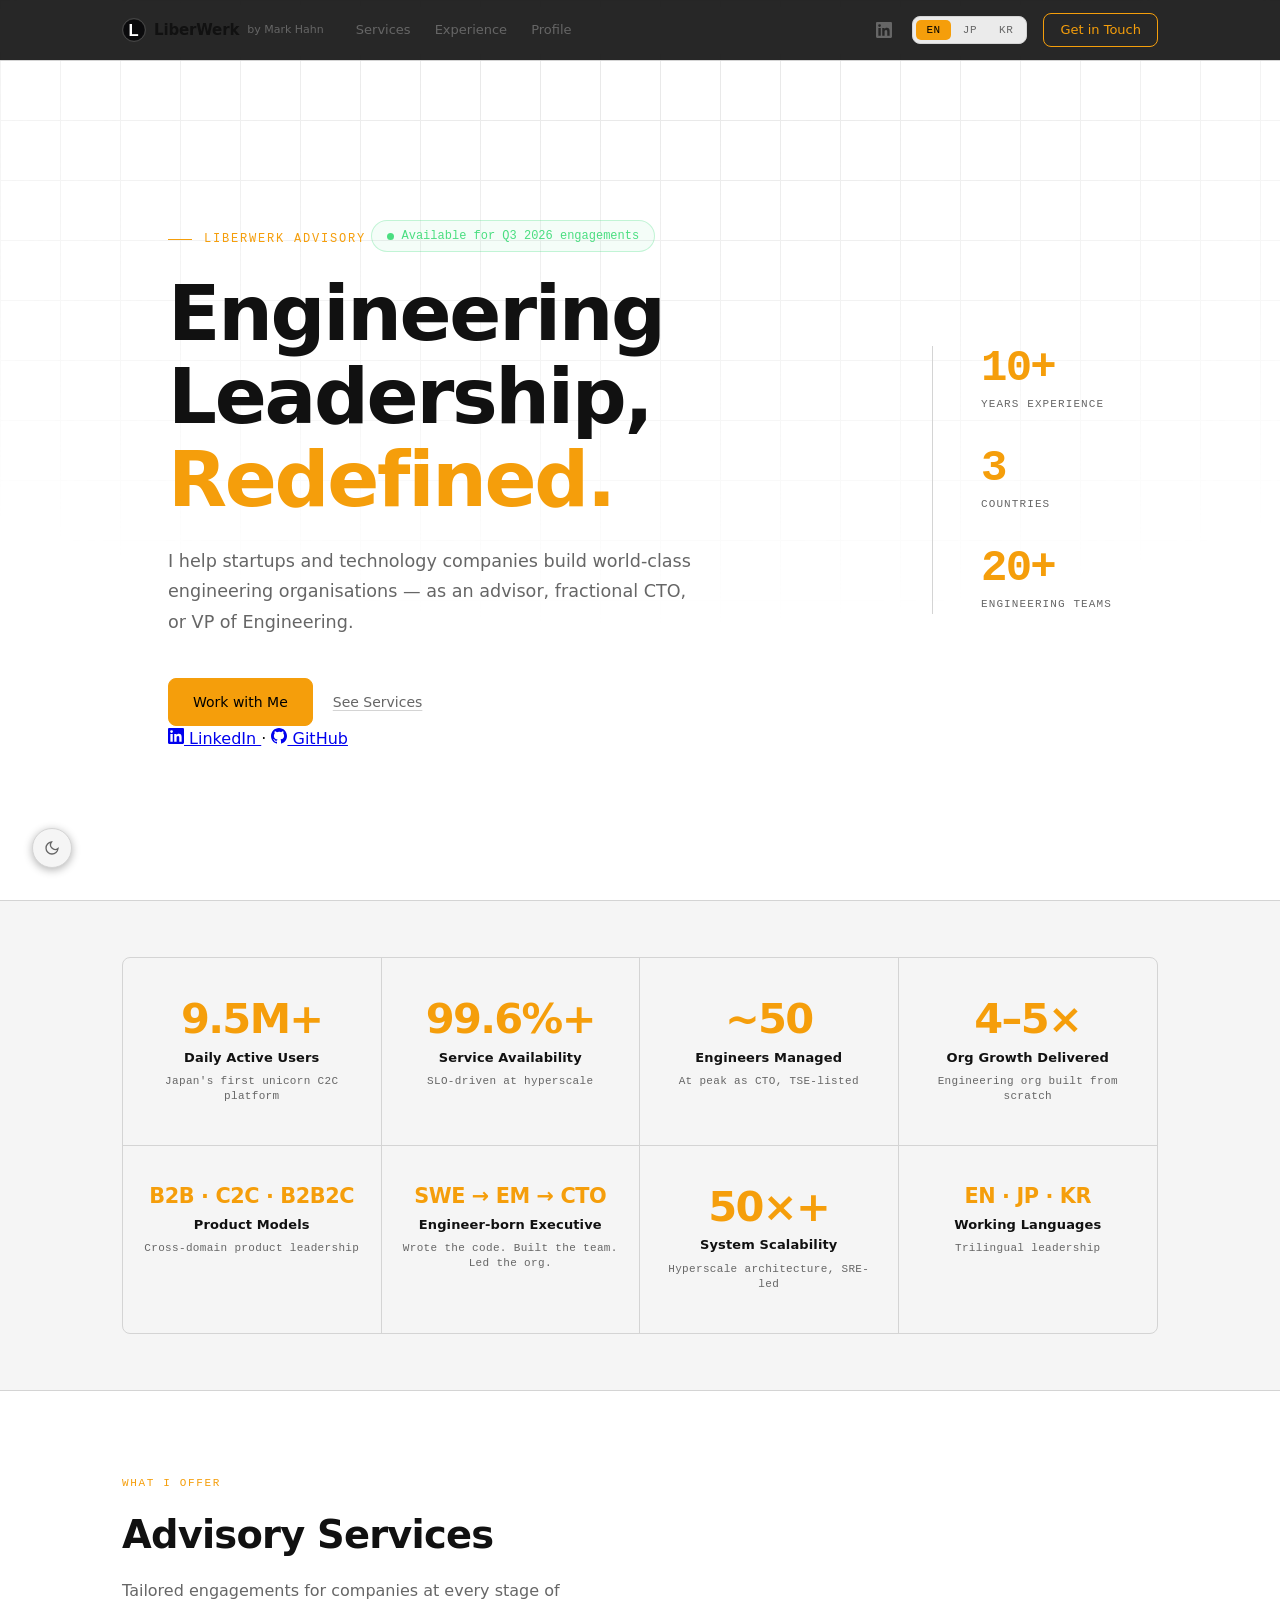
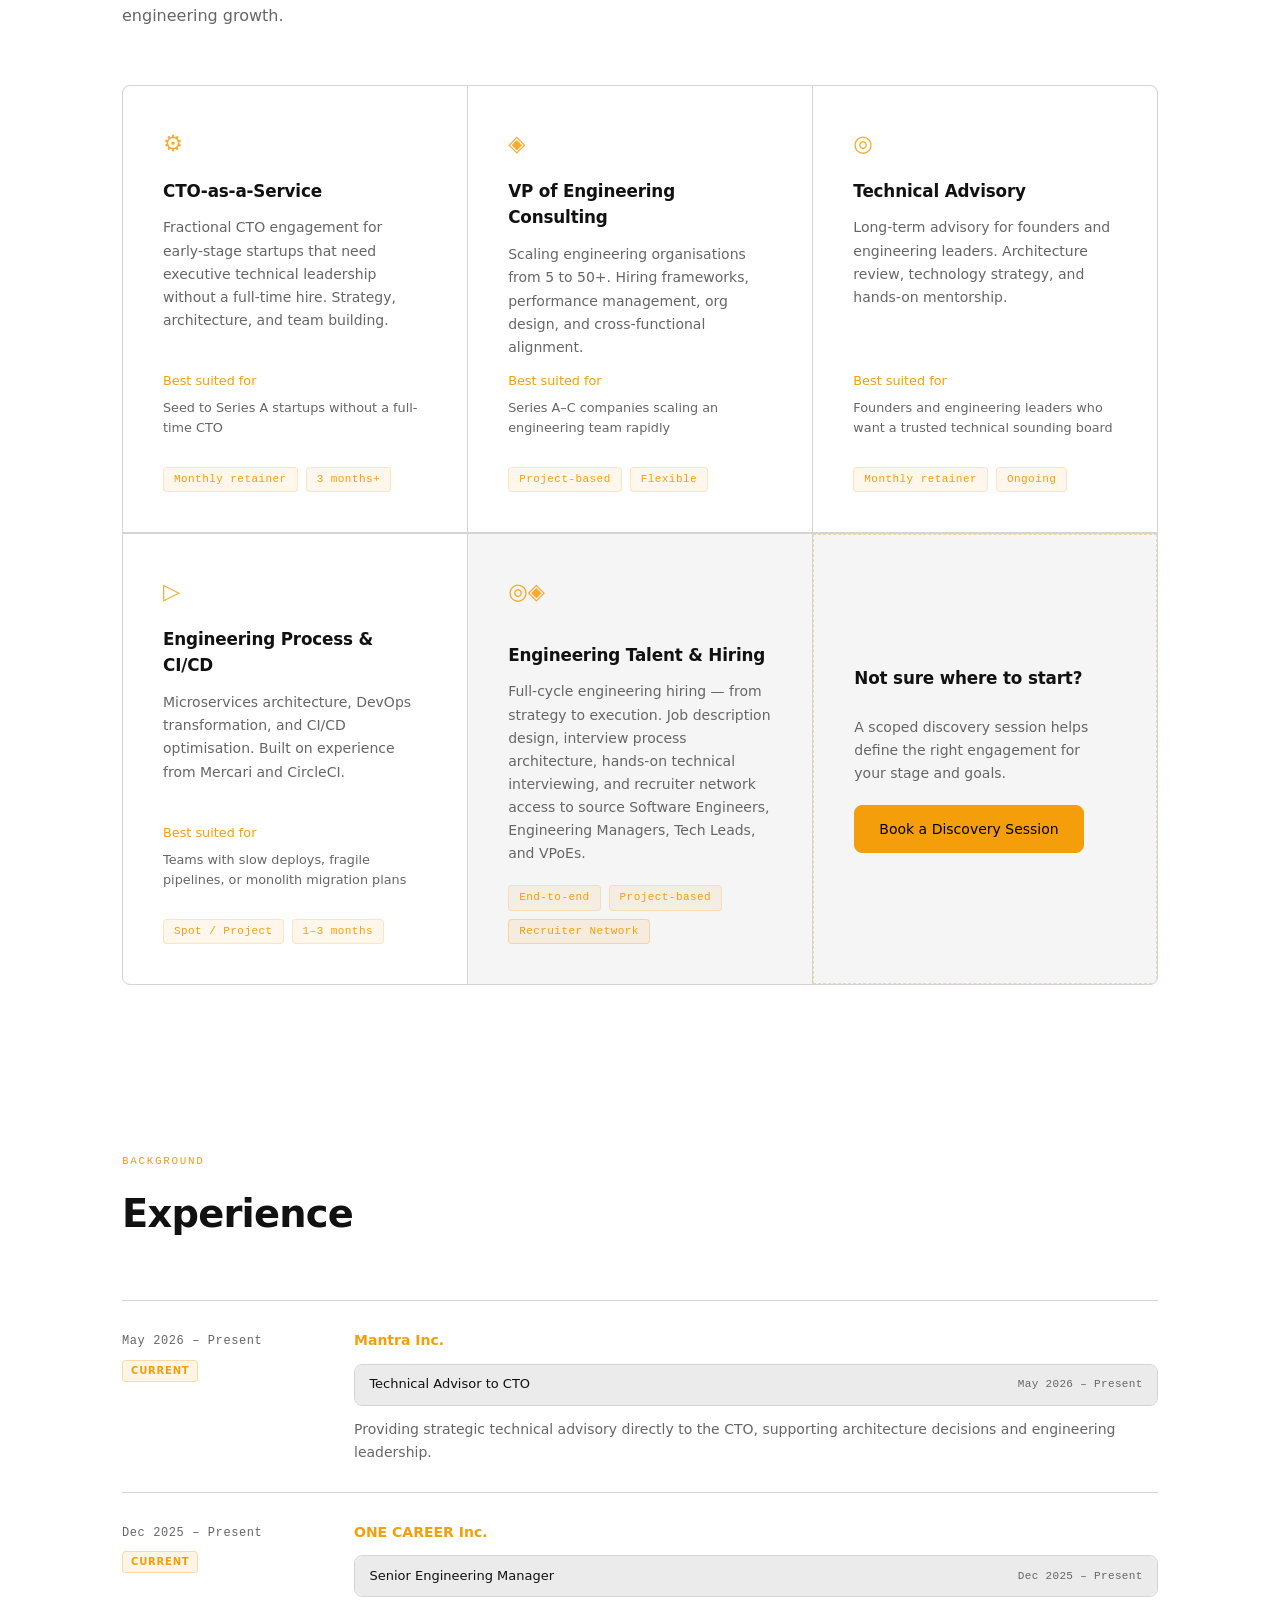
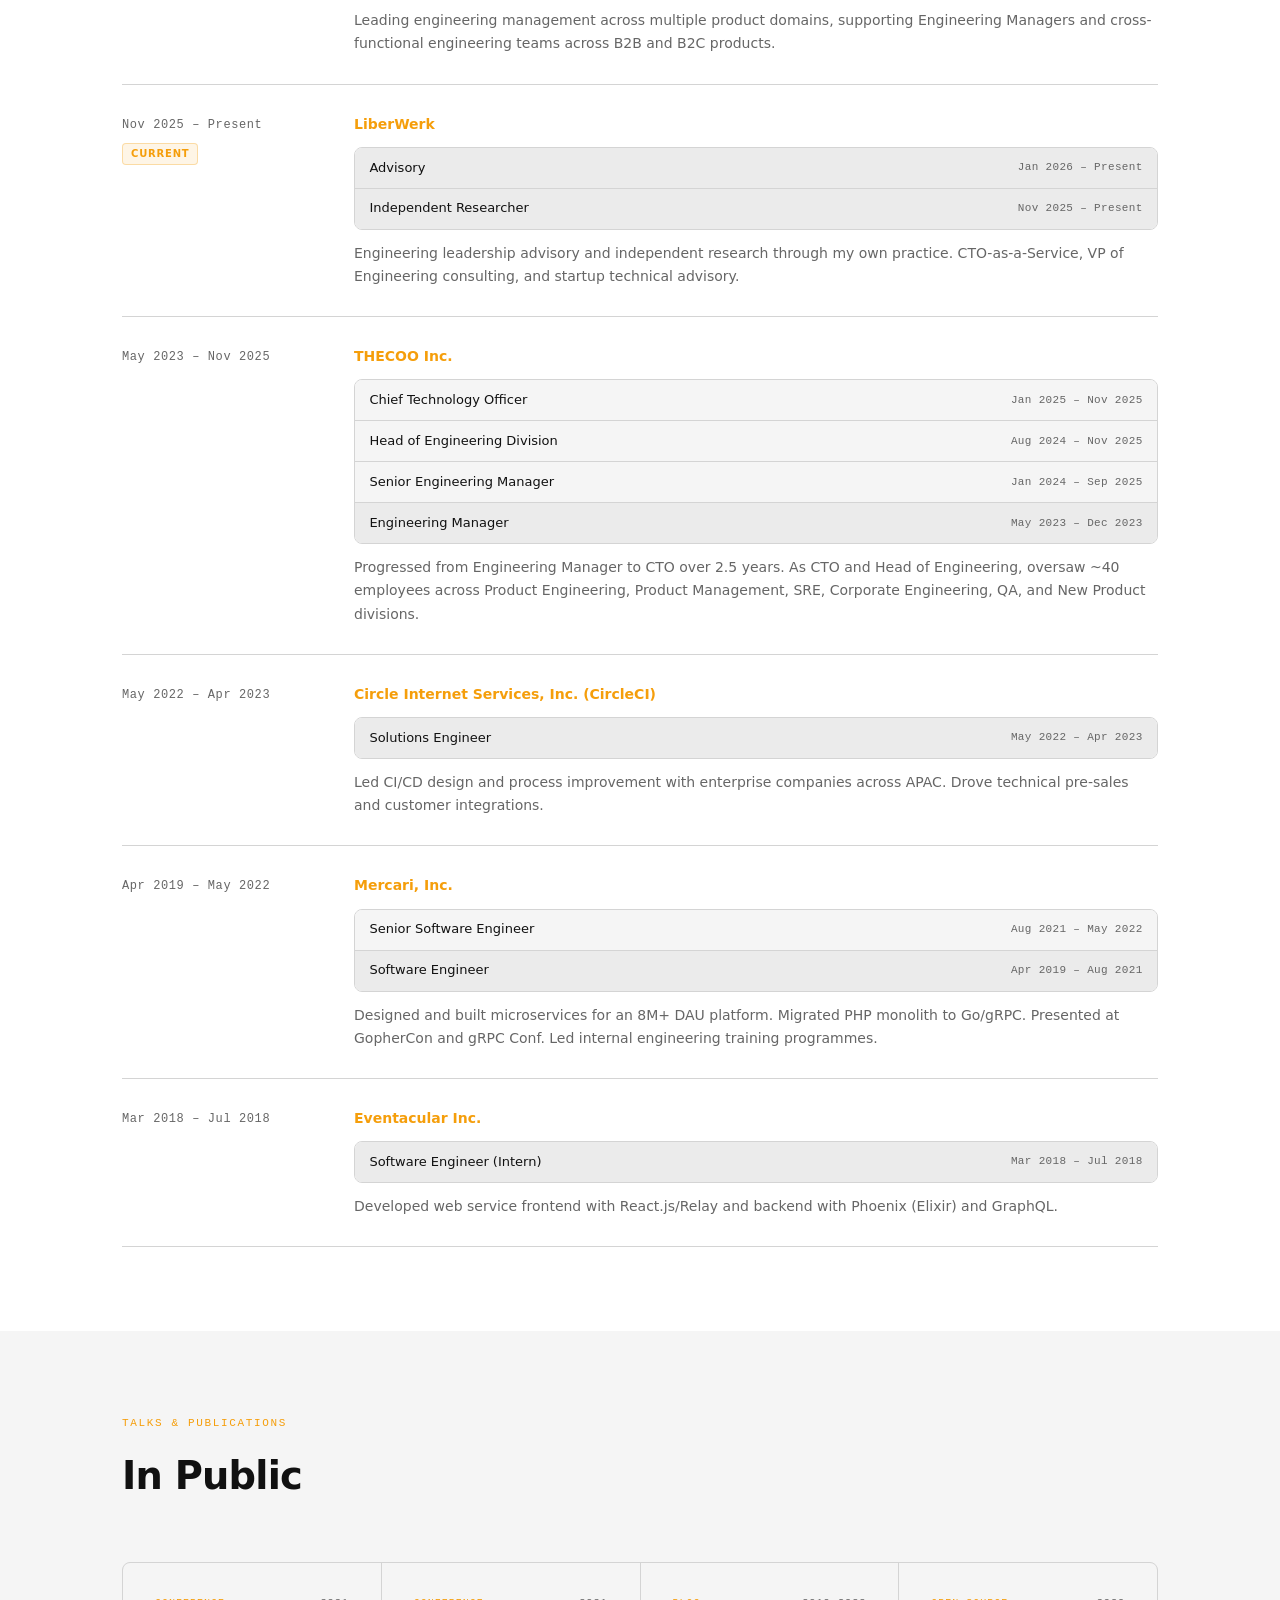
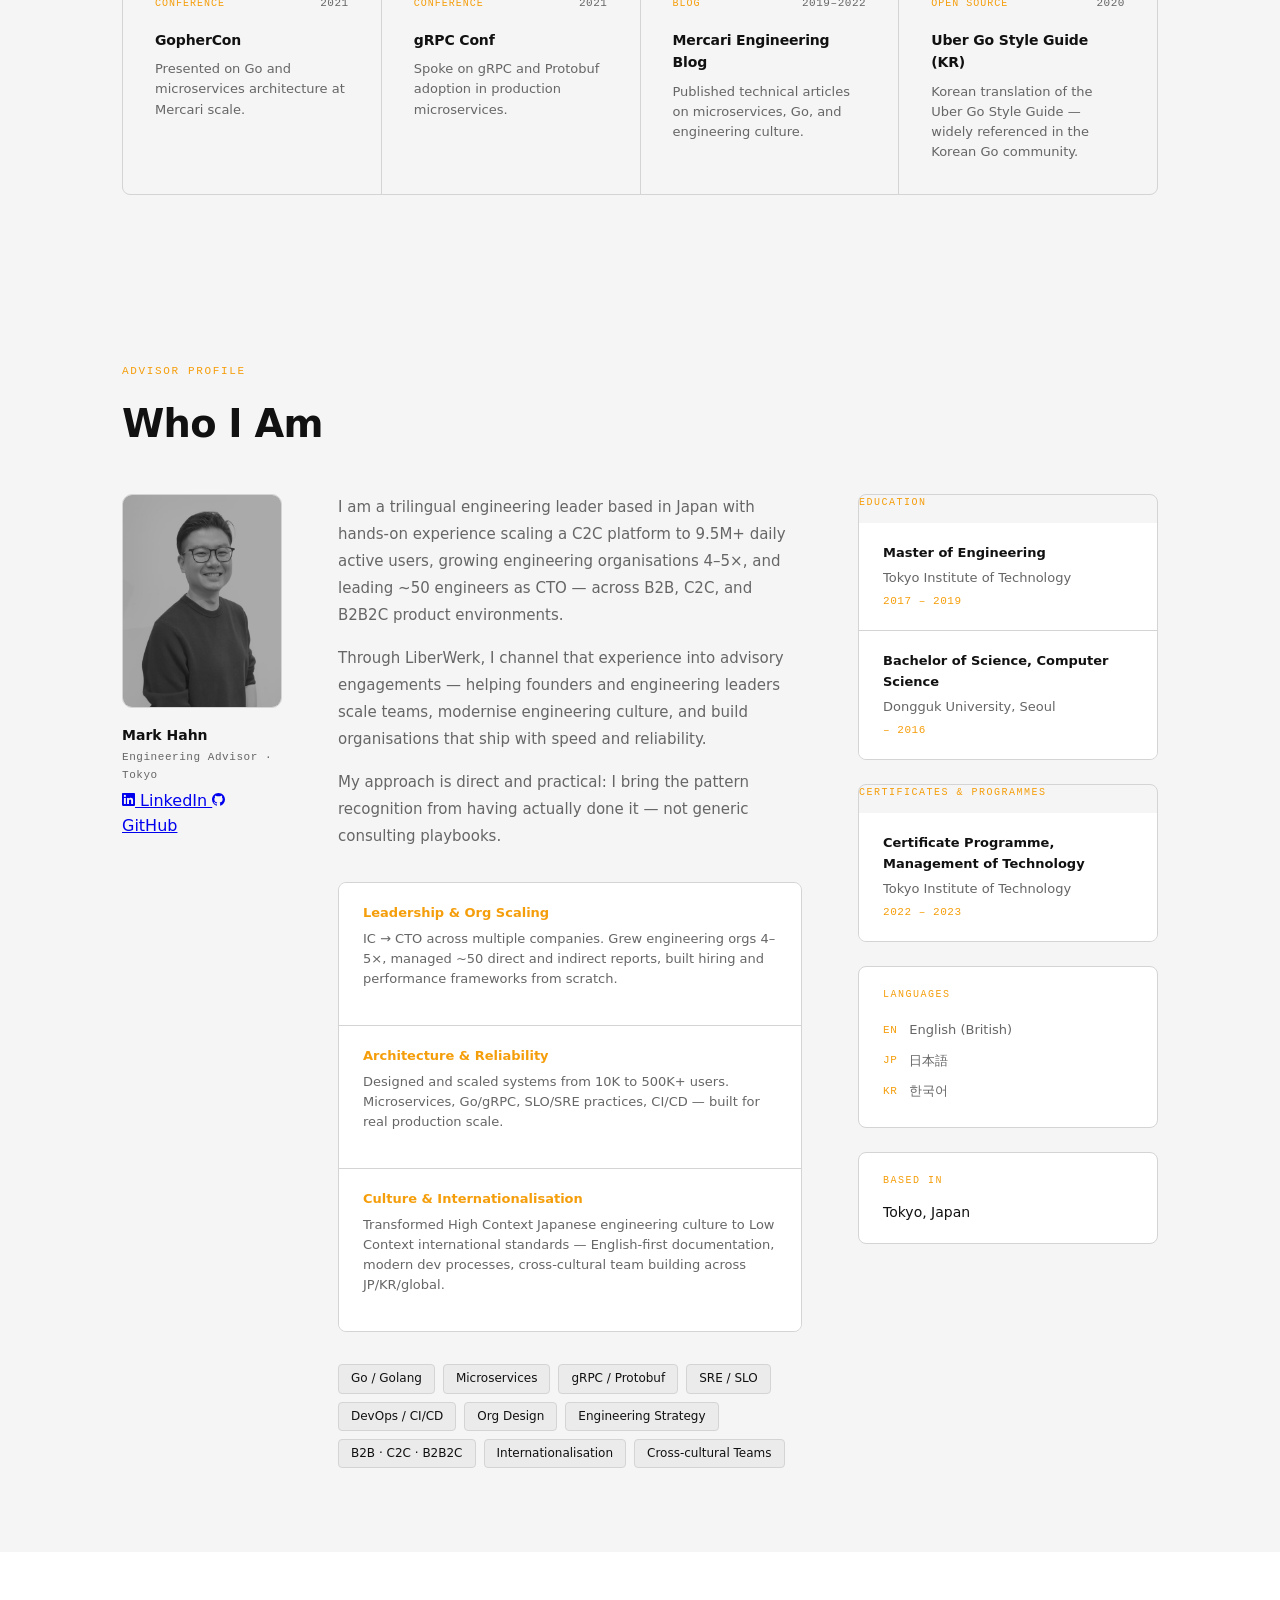
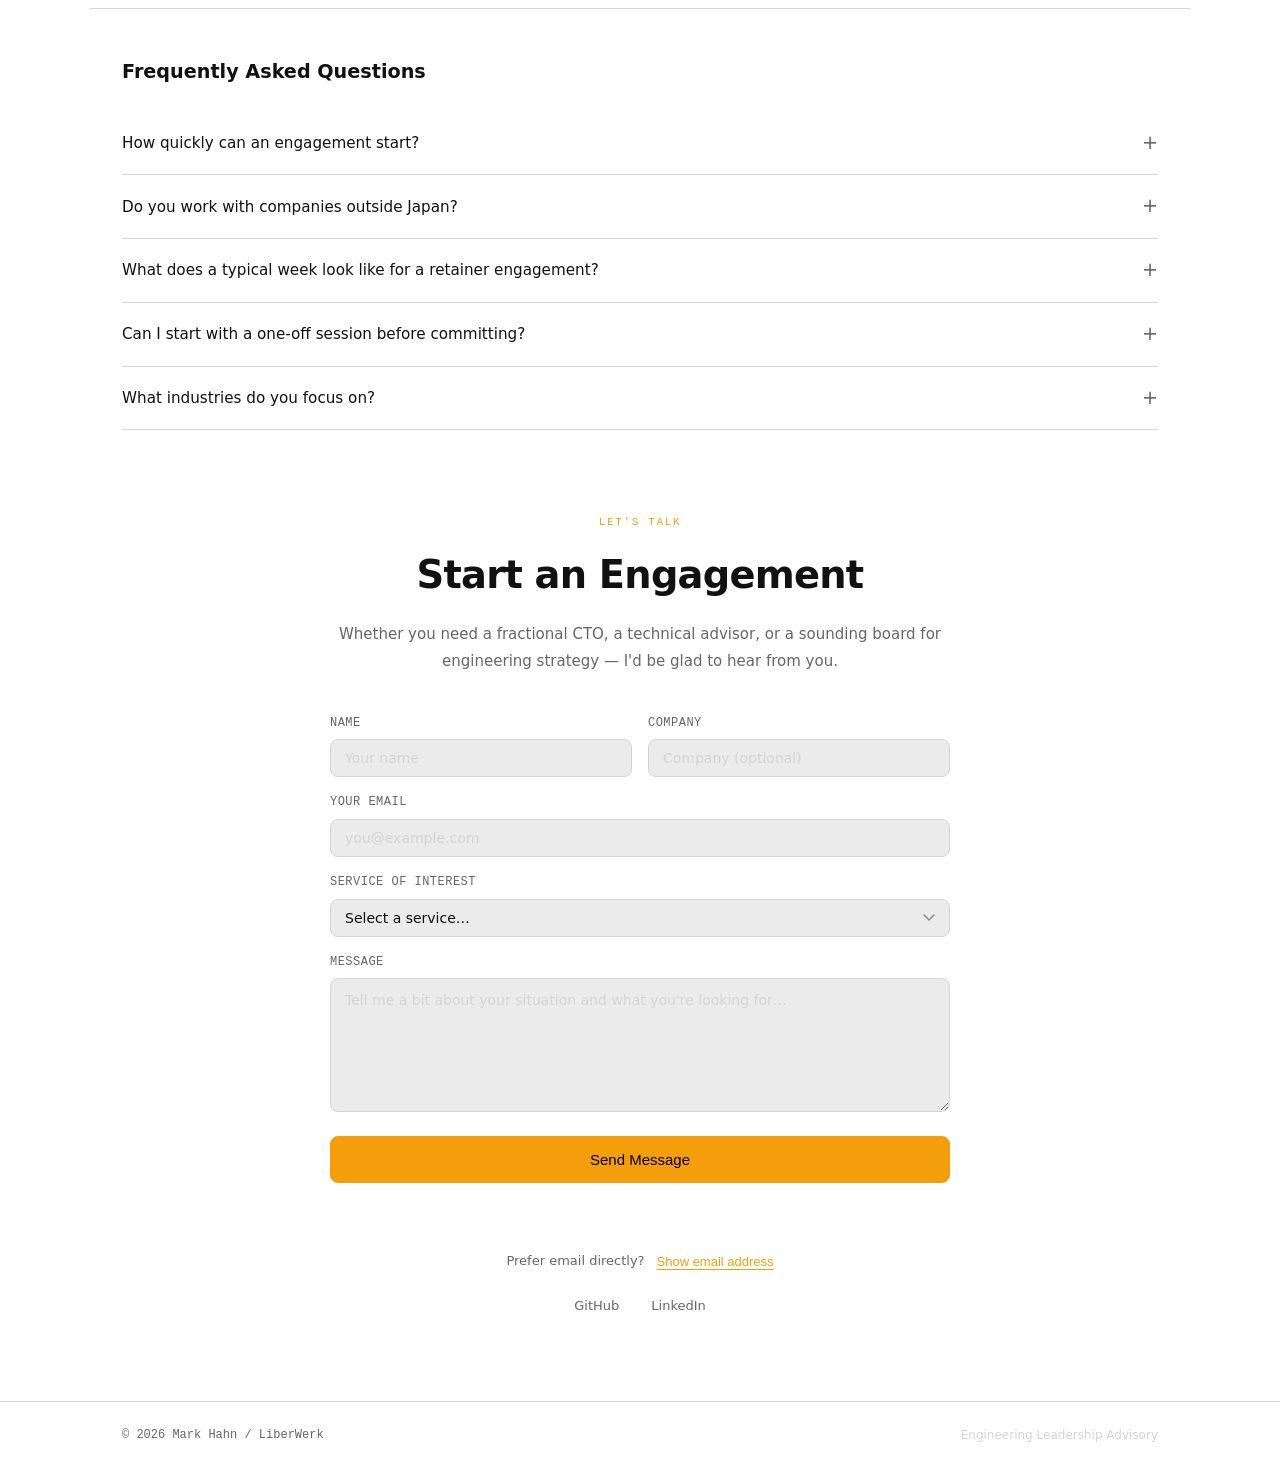
<file: index.html>
<!DOCTYPE html>
<html lang="en">
<head>
  <meta charset="UTF-8" />
  <meta name="viewport" content="width=device-width, initial-scale=1.0" />
  <title>Mark Hahn — LiberWerk</title>
  <meta name="description" content="Engineering leadership advisory. CTO-as-a-Service, VP of Engineering consulting, and startup technical advisory by Mark Hahn." />

  <!-- Content-Security-Policy
       script-src: 'self' only — <script type="application/ld+json"> is not executable JS and is not covered by script-src.
       style-src: 'unsafe-inline' required for inline styles; fonts.googleapis.com for the Google Fonts stylesheet.
       Note on SRI for Google Fonts: Google Fonts returns dynamically generated CSS that varies per browser
       User-Agent, making it architecturally incompatible with SRI (the hash would change per request).
       Mitigation: restricting style-src to the exact origin (fonts.googleapis.com) provides equivalent
       origin control without SRI. See Issue #47. -->
  <meta http-equiv="Content-Security-Policy" content="default-src 'self'; script-src 'self'; style-src 'self' 'unsafe-inline' https://fonts.googleapis.com; font-src 'self' https://fonts.gstatic.com; img-src 'self' data:; connect-src 'none'; frame-ancestors 'none'; base-uri 'self'; form-action 'self' mailto:;" />

  <!-- hreflang -->
  <link rel="alternate" hreflang="en" href="https://liberwerk.github.io/" />
  <link rel="alternate" hreflang="ja" href="https://liberwerk.github.io/?lang=ja" />
  <link rel="alternate" hreflang="ko" href="https://liberwerk.github.io/?lang=ko" />
  <link rel="alternate" hreflang="x-default" href="https://liberwerk.github.io/" />

  <!-- Open Graph -->
  <meta property="og:type"        content="website" />
  <meta property="og:url"         content="https://liberwerk.github.io/" />
  <meta property="og:title"       content="Mark Hahn — LiberWerk Engineering Advisory" />
  <meta property="og:description" content="Fractional CTO, VP of Engineering consulting, and startup technical advisory by Mark Hahn — trilingual engineering leader based in Tokyo." />
  <meta property="og:image"       content="https://liberwerk.github.io/assets/og-image.jpg" />
  <meta property="og:locale"      content="en_US" />
  <meta property="og:locale:alternate" content="ja_JP" />
  <meta property="og:locale:alternate" content="ko_KR" />

  <!-- Twitter / X Card -->
  <meta name="twitter:card"        content="summary_large_image" />
  <meta name="twitter:title"       content="Mark Hahn — LiberWerk Engineering Advisory" />
  <meta name="twitter:description" content="Fractional CTO, VP of Engineering consulting, and startup technical advisory by Mark Hahn." />
  <meta name="twitter:image"       content="https://liberwerk.github.io/assets/og-image.jpg" />

  <!-- Schema.org structured data -->
  <script type="application/ld+json">
  {
    "@context": "https://schema.org",
    "@graph": [
      {
        "@type": "Person",
        "@id": "https://liberwerk.github.io/#person",
        "name": "Mark Hahn",
        "jobTitle": "Engineering Leadership Advisor",
        "description": "Trilingual engineering leader based in Tokyo. Fractional CTO, VP of Engineering consultant.",
        "url": "https://liberwerk.github.io/",
        "sameAs": [
          "https://www.linkedin.com/in/junhahn/",
          "https://github.com/TangoEnSkai"
        ],
        "knowsLanguage": ["en", "ja", "ko"],
        "worksFor": {
          "@type": "Organization",
          "name": "LiberWerk",
          "url": "https://liberwerk.github.io/"
        }
      },
      {
        "@type": "ProfessionalService",
        "@id": "https://liberwerk.github.io/#service",
        "name": "LiberWerk Engineering Advisory",
        "description": "Engineering leadership advisory including Fractional CTO, VP of Engineering consulting, and startup technical advisory.",
        "url": "https://liberwerk.github.io/",
        "provider": { "@id": "https://liberwerk.github.io/#person" },
        "areaServed": ["JP", "KR", "US", "GB"],
        "serviceType": ["Fractional CTO", "VP of Engineering Consulting", "Technical Advisory"]
      }
    ]
  }
  </script>

  <!-- Fonts — display=swap for performance -->
  <link rel="preconnect" href="https://fonts.googleapis.com" />
  <link rel="preconnect" href="https://fonts.gstatic.com" crossorigin />
  <link href="https://fonts.googleapis.com/css2?family=Inter:wght@300;400;500;600;700&family=JetBrains+Mono:wght@400;500&display=swap" rel="stylesheet" />
  <link rel="stylesheet" href="main.css" />
  <link rel="sitemap" type="application/xml" title="Sitemap" href="/sitemap.xml" />
</head>
<body>

  <!-- NAV -->
  <nav class="nav">
    <div class="nav-inner">
      <a href="#" class="nav-logo"><img src="/assets/liberwerk-logo.svg" alt="" width="24" height="24" class="nav-logo-mark">LiberWerk<span class="nav-logo-sub">by Mark Hahn</span></a>
      <div class="nav-links">
        <a href="#services" data-i18n="nav.services">Services</a>
        <a href="#experience" data-i18n="nav.experience">Experience</a>
        <a href="#about" data-i18n="nav.about">Profile</a>
      </div>
      <div class="nav-right">
        <a href="https://www.linkedin.com/in/junhahn/" target="_blank" rel="noopener" class="nav-social-link" aria-label="LinkedIn">
          <svg width="16" height="16" viewBox="0 0 24 24" fill="currentColor"><path d="M20.447 20.452h-3.554v-5.569c0-1.328-.027-3.037-1.852-3.037-1.853 0-2.136 1.445-2.136 2.939v5.667H9.351V9h3.414v1.561h.046c.477-.9 1.637-1.85 3.37-1.85 3.601 0 4.267 2.37 4.267 5.455v6.286zM5.337 7.433a2.062 2.062 0 0 1-2.063-2.065 2.064 2.064 0 1 1 2.063 2.065zm1.782 13.019H3.555V9h3.564v11.452zM22.225 0H1.771C.792 0 0 .774 0 1.729v20.542C0 23.227.792 24 1.771 24h20.451C23.2 24 24 23.227 24 22.271V1.729C24 .774 23.2 0 22.222 0h.003z"/></svg>
        </a>
        <div class="lang-switcher">
          <button class="lang-btn active" data-lang="en">EN</button>
          <button class="lang-btn" data-lang="ja">JP</button>
          <button class="lang-btn" data-lang="ko">KR</button>
        </div>
        <a href="/contact.html" class="nav-cta" data-i18n="nav.cta">Get in Touch</a>
      </div>
    </div>
  </nav>

  <!-- HERO -->
  <section class="hero">
    <div class="hero-grid-bg" aria-hidden="true"></div>
    <div class="container hero-container">
      <div class="hero-inner">
        <div class="hero-content">
          <div class="hero-label mono" data-i18n="hero.label">LiberWerk Advisory</div>
          <div class="availability-badge">
            <span class="availability-dot"></span>
            <span data-i18n="hero.availability">Available for Q3 2026 engagements</span>
          </div>
          <h1 class="hero-title">
            <span data-i18n="hero.line1">Engineering Leadership,</span><br />
            <span class="accent" data-i18n="hero.line2">Redefined.</span>
          </h1>
          <p class="hero-sub" data-i18n="hero.sub">
            I help startups and technology companies build world-class engineering organisations —
            as an advisor, fractional CTO, or VP of Engineering.
          </p>
          <div class="hero-actions">
            <a href="/contact.html" class="btn btn-primary" data-i18n="hero.cta1">Work with Me</a>
            <a href="#services" class="hero-link" data-i18n="hero.cta2">See Services</a>
          </div>
          <div class="hero-social">
            <a href="https://www.linkedin.com/in/junhahn/" target="_blank" rel="noopener" class="hero-social-link">
              <svg width="16" height="16" viewBox="0 0 24 24" fill="currentColor"><path d="M20.447 20.452h-3.554v-5.569c0-1.328-.027-3.037-1.852-3.037-1.853 0-2.136 1.445-2.136 2.939v5.667H9.351V9h3.414v1.561h.046c.477-.9 1.637-1.85 3.37-1.85 3.601 0 4.267 2.37 4.267 5.455v6.286zM5.337 7.433a2.062 2.062 0 0 1-2.063-2.065 2.064 2.064 0 1 1 2.063 2.065zm1.782 13.019H3.555V9h3.564v11.452zM22.225 0H1.771C.792 0 0 .774 0 1.729v20.542C0 23.227.792 24 1.771 24h20.451C23.2 24 24 23.227 24 22.271V1.729C24 .774 23.2 0 22.222 0h.003z"/></svg>
              LinkedIn
            </a>
            <span class="hero-social-dot">·</span>
            <a href="https://github.com/TangoEnSkai" target="_blank" rel="noopener" class="hero-social-link">
              <svg width="16" height="16" viewBox="0 0 24 24" fill="currentColor"><path d="M12 0C5.374 0 0 5.373 0 12c0 5.302 3.438 9.8 8.207 11.387.599.111.793-.261.793-.577v-2.234c-3.338.726-4.033-1.416-4.033-1.416-.546-1.387-1.333-1.756-1.333-1.756-1.089-.745.083-.729.083-.729 1.205.084 1.839 1.237 1.839 1.237 1.07 1.834 2.807 1.304 3.492.997.107-.775.418-1.305.762-1.604-2.665-.305-5.467-1.334-5.467-5.931 0-1.311.469-2.381 1.236-3.221-.124-.303-.535-1.524.117-3.176 0 0 1.008-.322 3.301 1.23A11.509 11.509 0 0 1 12 5.803c1.02.005 2.047.138 3.006.404 2.291-1.552 3.297-1.23 3.297-1.23.653 1.653.242 2.874.118 3.176.77.84 1.235 1.911 1.235 3.221 0 4.609-2.807 5.624-5.479 5.921.43.372.823 1.102.823 2.222v3.293c0 .319.192.694.801.576C20.566 21.797 24 17.3 24 12c0-6.627-5.373-12-12-12z"/></svg>
              GitHub
            </a>
          </div>
        </div>
        <div class="hero-stats">
          <div class="hero-stat">
            <span class="hero-stat-number mono" data-i18n="hero.stat1.number">10+</span>
            <span class="hero-stat-label" data-i18n="hero.stat1.label">years experience</span>
          </div>
          <div class="hero-stat">
            <span class="hero-stat-number mono" data-i18n="hero.stat2.number">3</span>
            <span class="hero-stat-label" data-i18n="hero.stat2.label">countries</span>
          </div>
          <div class="hero-stat">
            <span class="hero-stat-number mono" data-i18n="hero.stat3.number">20+</span>
            <span class="hero-stat-label" data-i18n="hero.stat3.label">engineering teams</span>
          </div>
        </div>
      </div>
    </div>
  </section>

  <!-- STATS -->
  <section class="stats">
    <div class="container">
      <div class="stats-grid">

        <div class="stat-item fade-in">
          <div class="stat-number accent">
            <span class="count-up" data-target="9.5" data-suffix="M+">9.5M+</span>
          </div>
          <div class="stat-label" data-i18n="stats.dau">Daily Active Users</div>
          <div class="stat-context" data-i18n="stats.dau.ctx">Japan's first unicorn C2C platform</div>
        </div>

        <div class="stat-item fade-in">
          <div class="stat-number accent">
            <span class="count-up" data-target="99.9" data-suffix="%+">99.9%+</span>
          </div>
          <div class="stat-label" data-i18n="stats.slo">Service Availability</div>
          <div class="stat-context" data-i18n="stats.slo.ctx">SLO-driven at hyperscale</div>
        </div>

        <div class="stat-item fade-in">
          <div class="stat-number accent">
            ~<span class="count-up" data-target="50" data-suffix="">50</span>
          </div>
          <div class="stat-label" data-i18n="stats.engineers">Engineers Managed</div>
          <div class="stat-context" data-i18n="stats.engineers.ctx">At peak as CTO, TSE-listed</div>
        </div>

        <div class="stat-item fade-in">
          <div class="stat-number accent">
            <span class="count-up" data-target="4" data-suffix="–5×">4–5×</span>
          </div>
          <div class="stat-label" data-i18n="stats.growth">Org Growth Delivered</div>
          <div class="stat-context" data-i18n="stats.growth.ctx">Engineering org built from scratch</div>
        </div>

        <div class="stat-item fade-in">
          <div class="stat-number accent stat-small" data-i18n="stats.products.num">B2B · C2C · B2B2C</div>
          <div class="stat-label" data-i18n="stats.products">Product Models</div>
          <div class="stat-context" data-i18n="stats.products.ctx">Cross-domain product leadership</div>
        </div>

        <div class="stat-item fade-in">
          <div class="stat-number accent stat-small" data-i18n="stats.career.num">SWE → EM → CTO</div>
          <div class="stat-label" data-i18n="stats.career">Engineer-born Executive</div>
          <div class="stat-context" data-i18n="stats.career.ctx">Wrote the code. Built the team. Led the org.</div>
        </div>

        <div class="stat-item fade-in">
          <div class="stat-number accent">
            <span class="count-up" data-target="50" data-suffix="×+">50×+</span>
          </div>
          <div class="stat-label" data-i18n="stats.scale">System Scalability</div>
          <div class="stat-context" data-i18n="stats.scale.ctx">Hyperscale architecture, SRE-led</div>
        </div>

        <div class="stat-item fade-in">
          <div class="stat-number accent stat-small" data-i18n="stats.langs.num">EN · JP · KR</div>
          <div class="stat-label" data-i18n="stats.langs">Working Languages</div>
          <div class="stat-context" data-i18n="stats.langs.ctx">Trilingual leadership</div>
        </div>

      </div>
    </div>
  </section>

  <!-- SERVICES -->
  <section class="services" id="services">
    <div class="container">
      <div class="section-header fade-in">
        <div class="section-tag mono" data-i18n="services.tag">What I Offer</div>
        <h2 data-i18n="services.title">Advisory Services</h2>
        <p class="section-sub" data-i18n="services.sub">
          Tailored engagements for companies at every stage of engineering growth.
        </p>
      </div>
      <div class="services-grid">
        <div class="service-card fade-in">
          <div class="service-icon">⚙</div>
          <h3 data-i18n="svc.cto.title">CTO-as-a-Service</h3>
          <p data-i18n="svc.cto.desc">
            Fractional CTO engagement for early-stage startups that need executive technical leadership
            without a full-time hire. Strategy, architecture, and team building.
          </p>
          <div class="service-fit">
            <span class="service-fit-label" data-i18n="svc.fit.label">Best suited for</span>
            <span data-i18n="svc.cto.fit">Seed to Series A startups without a full-time CTO</span>
          </div>
          <div class="service-meta">
            <span class="service-tag" data-i18n="svc.cto.format">Monthly retainer</span>
            <span class="service-tag" data-i18n="svc.cto.duration">3 months+</span>
          </div>
        </div>
        <div class="service-card fade-in">
          <div class="service-icon">◈</div>
          <h3 data-i18n="svc.vpe.title">VP of Engineering Consulting</h3>
          <p data-i18n="svc.vpe.desc">
            Scaling engineering organisations from 5 to 50+. Hiring frameworks, performance management,
            org design, and cross-functional alignment.
          </p>
          <div class="service-fit">
            <span class="service-fit-label" data-i18n="svc.fit.label">Best suited for</span>
            <span data-i18n="svc.vpe.fit">Series A–C companies scaling an engineering team rapidly</span>
          </div>
          <div class="service-meta">
            <span class="service-tag" data-i18n="svc.vpe.format">Project-based</span>
            <span class="service-tag" data-i18n="svc.vpe.duration">Flexible</span>
          </div>
        </div>
        <div class="service-card fade-in">
          <div class="service-icon">◎</div>
          <h3 data-i18n="svc.advisory.title">Technical Advisory</h3>
          <p data-i18n="svc.advisory.desc">
            Long-term advisory for founders and engineering leaders. Architecture review,
            technology strategy, and hands-on mentorship.
          </p>
          <div class="service-fit">
            <span class="service-fit-label" data-i18n="svc.fit.label">Best suited for</span>
            <span data-i18n="svc.advisory.fit">Founders and engineering leaders who want a trusted technical sounding board</span>
          </div>
          <div class="service-meta">
            <span class="service-tag" data-i18n="svc.advisory.format">Monthly retainer</span>
            <span class="service-tag" data-i18n="svc.advisory.duration">Ongoing</span>
          </div>
        </div>
        <div class="service-card fade-in">
          <div class="service-icon">▷</div>
          <h3 data-i18n="svc.devops.title">Engineering Process &amp; CI/CD</h3>
          <p data-i18n="svc.devops.desc">
            Microservices architecture, DevOps transformation, and CI/CD optimisation.
            Built on experience from Mercari and CircleCI.
          </p>
          <div class="service-fit">
            <span class="service-fit-label" data-i18n="svc.fit.label">Best suited for</span>
            <span data-i18n="svc.devops.fit">Teams with slow deploys, fragile pipelines, or monolith migration plans</span>
          </div>
          <div class="service-meta">
            <span class="service-tag" data-i18n="svc.devops.format">Spot / Project</span>
            <span class="service-tag" data-i18n="svc.devops.duration">1–3 months</span>
          </div>
        </div>

        <div class="service-card service-card--full fade-in">
          <div class="service-card-full-inner">
            <div class="service-icon">◎◈</div>
            <div>
              <h3 data-i18n="svc.hiring.title">Engineering Talent &amp; Hiring</h3>
              <p data-i18n="svc.hiring.desc">
                Full-cycle engineering hiring — from strategy to execution. Job description design,
                interview process architecture, hands-on technical interviewing, and recruiter network
                access to source Software Engineers, Engineering Managers, Tech Leads, and VPoEs.
              </p>
              <div class="service-meta">
                <span class="service-tag" data-i18n="svc.hiring.format">End-to-end</span>
                <span class="service-tag" data-i18n="svc.hiring.duration">Project-based</span>
                <span class="service-tag accent-tag" data-i18n="svc.hiring.network">Recruiter Network</span>
              </div>
            </div>
          </div>
        </div>

        <div class="service-card service-card--cta fade-in">
          <div class="service-card-body">
            <h3 class="service-name" data-i18n="service.cta.title">Not sure where to start?</h3>
            <p class="service-desc" data-i18n="service.cta.desc">A scoped discovery session helps define the right engagement for your stage and goals.</p>
            <a href="#contact" class="btn btn-primary" data-i18n="service.cta.btn">Book a Discovery Session</a>
          </div>
        </div>

      </div>
    </div>

  </section>
  <!-- EXPERIENCE -->
  <section class="experience" id="experience">
    <div class="container">
      <div class="section-header fade-in">
        <div class="section-tag mono" data-i18n="exp.tag">Background</div>
        <h2 data-i18n="exp.title">Experience</h2>
      </div>
      <div class="timeline">

        <!-- Mantra Inc. -->
        <div class="timeline-item fade-in">
          <div class="timeline-meta">
            <span class="timeline-date mono">May 2026 – Present</span>
            <span class="timeline-badge" data-i18n="badge.current">Current</span>
          </div>
          <div class="timeline-content">
            <div class="timeline-company">Mantra Inc.</div>
            <div class="role-list">
              <div class="role-item">
                <span class="role-title">Technical Advisor to CTO</span>
                <span class="role-period mono">May 2026 – Present</span>
              </div>
            </div>
            <p data-i18n="exp.mantra">Providing strategic technical advisory directly to the CTO, supporting architecture decisions and engineering leadership.</p>
          </div>
        </div>

        <!-- OneCareer -->
        <div class="timeline-item fade-in">
          <div class="timeline-meta">
            <span class="timeline-date mono">Dec 2025 – Present</span>
            <span class="timeline-badge" data-i18n="badge.current">Current</span>
          </div>
          <div class="timeline-content">
            <div class="timeline-company">ONE CAREER Inc.</div>
            <div class="role-list">
              <div class="role-item">
                <span class="role-title">Senior Engineering Manager</span>
                <span class="role-period mono">Dec 2025 – Present</span>
              </div>
            </div>
            <p data-i18n="exp.onecareer">Leading engineering management across multiple product domains, supporting Engineering Managers and cross-functional engineering teams across B2B and B2C products.</p>
          </div>
        </div>

        <!-- LiberWerk -->
        <div class="timeline-item fade-in">
          <div class="timeline-meta">
            <span class="timeline-date mono">Nov 2025 – Present</span>
            <span class="timeline-badge" data-i18n="badge.current">Current</span>
          </div>
          <div class="timeline-content">
            <div class="timeline-company">LiberWerk</div>
            <div class="role-list">
              <div class="role-item">
                <span class="role-title" data-i18n="role.liberwerk.advisory">Advisory</span>
                <span class="role-period mono">Jan 2026 – Present</span>
              </div>
              <div class="role-item">
                <span class="role-title" data-i18n="role.liberwerk.researcher">Independent Researcher</span>
                <span class="role-period mono">Nov 2025 – Present</span>
              </div>
            </div>
            <p data-i18n="exp.liberwerk">Engineering leadership advisory and independent research through my own practice. CTO-as-a-Service, VP of Engineering consulting, and startup technical advisory.</p>
          </div>
        </div>

        <!-- THECOO Inc. -->
        <div class="timeline-item fade-in">
          <div class="timeline-meta">
            <span class="timeline-date mono">May 2023 – Nov 2025</span>
          </div>
          <div class="timeline-content">
            <div class="timeline-company">THECOO Inc.</div>
            <div class="role-list">
              <div class="role-item role-item--promoted">
                <span class="role-title" data-i18n="role.thecoo.cto">Chief Technology Officer</span>
                <span class="role-period mono">Jan 2025 – Nov 2025</span>
              </div>
              <div class="role-item role-item--promoted">
                <span class="role-title" data-i18n="role.thecoo.hoe">Head of Engineering Division</span>
                <span class="role-period mono">Aug 2024 – Nov 2025</span>
              </div>
              <div class="role-item role-item--promoted">
                <span class="role-title" data-i18n="role.thecoo.sem">Senior Engineering Manager</span>
                <span class="role-period mono">Jan 2024 – Sep 2025</span>
              </div>
              <div class="role-item">
                <span class="role-title" data-i18n="role.thecoo.em">Engineering Manager</span>
                <span class="role-period mono">May 2023 – Dec 2023</span>
              </div>
            </div>
            <p data-i18n="exp.thecoo">Progressed from Engineering Manager to CTO over 2.5 years. As CTO and Head of Engineering, oversaw ~40 employees across Product Engineering, Product Management, SRE, Corporate Engineering, QA, and New Product divisions.</p>
          </div>
        </div>

        <!-- CircleCI -->
        <div class="timeline-item fade-in">
          <div class="timeline-meta">
            <span class="timeline-date mono">May 2022 – Apr 2023</span>
          </div>
          <div class="timeline-content">
            <div class="timeline-company">Circle Internet Services, Inc. (CircleCI)</div>
            <div class="role-list">
              <div class="role-item">
                <span class="role-title" data-i18n="role.circleci.se">Solutions Engineer</span>
                <span class="role-period mono">May 2022 – Apr 2023</span>
              </div>
            </div>
            <p data-i18n="exp.circleci">Led CI/CD design and process improvement with enterprise companies across APAC. Drove technical pre-sales and customer integrations.</p>
          </div>
        </div>

        <!-- Mercari -->
        <div class="timeline-item fade-in">
          <div class="timeline-meta">
            <span class="timeline-date mono">Apr 2019 – May 2022</span>
          </div>
          <div class="timeline-content">
            <div class="timeline-company">Mercari, Inc.</div>
            <div class="role-list">
              <div class="role-item role-item--promoted">
                <span class="role-title" data-i18n="role.mercari.sse">Senior Software Engineer</span>
                <span class="role-period mono">Aug 2021 – May 2022</span>
              </div>
              <div class="role-item">
                <span class="role-title" data-i18n="role.mercari.se">Software Engineer</span>
                <span class="role-period mono">Apr 2019 – Aug 2021</span>
              </div>
            </div>
            <p data-i18n="exp.mercari">Designed and built microservices for an 8M+ DAU platform. Migrated PHP monolith to Go/gRPC. Presented at GopherCon and gRPC Conf. Led internal engineering training programmes.</p>
          </div>
        </div>

        <!-- Eventacular -->
        <div class="timeline-item fade-in">
          <div class="timeline-meta">
            <span class="timeline-date mono">Mar 2018 – Jul 2018</span>
          </div>
          <div class="timeline-content">
            <div class="timeline-company">Eventacular Inc.</div>
            <div class="role-list">
              <div class="role-item">
                <span class="role-title" data-i18n="role.eventacular.se">Software Engineer (Intern)</span>
                <span class="role-period mono">Mar 2018 – Jul 2018</span>
              </div>
            </div>
            <p data-i18n="exp.eventacular">Developed web service frontend with React.js/Relay and backend with Phoenix (Elixir) and GraphQL.</p>
          </div>
        </div>

      </div>
    </div>
  </section>

  <!-- SOCIAL PROOF -->
  <section class="proof" id="proof">
    <div class="container">
      <div class="section-header fade-in">
        <div class="section-tag mono" data-i18n="proof.tag">Talks &amp; Publications</div>
        <h2 data-i18n="proof.title">In Public</h2>
      </div>
      <div class="proof-grid">
        <a class="proof-card fade-in" href="https://github.com/TangoEnSkai" target="_blank" rel="noopener">
          <div class="proof-card-top">
            <span class="proof-type mono" data-i18n="proof.type.conf">Conference</span>
            <span class="proof-year mono">2021</span>
          </div>
          <h4 data-i18n="proof.gophercon.title">GopherCon</h4>
          <p data-i18n="proof.gophercon">Presented on Go and microservices architecture at Mercari scale.</p>
        </a>
        <a class="proof-card fade-in" href="https://github.com/TangoEnSkai" target="_blank" rel="noopener">
          <div class="proof-card-top">
            <span class="proof-type mono" data-i18n="proof.type.conf">Conference</span>
            <span class="proof-year mono">2021</span>
          </div>
          <h4 data-i18n="proof.grpcconf.title">gRPC Conf</h4>
          <p data-i18n="proof.grpcconf">Spoke on gRPC and Protobuf adoption in production microservices.</p>
        </a>
        <a class="proof-card fade-in" href="https://engineering.mercari.com" target="_blank" rel="noopener">
          <div class="proof-card-top">
            <span class="proof-type mono" data-i18n="proof.type.blog">Blog</span>
            <span class="proof-year mono">2019–2022</span>
          </div>
          <h4 data-i18n="proof.mercariblog.title">Mercari Engineering Blog</h4>
          <p data-i18n="proof.mercariblog">Published technical articles on microservices, Go, and engineering culture.</p>
        </a>
        <a class="proof-card fade-in" href="https://github.com/TangoEnSkai/uber-go-style-guide-kr" target="_blank" rel="noopener">
          <div class="proof-card-top">
            <span class="proof-type mono" data-i18n="proof.type.oss">Open Source</span>
            <span class="proof-year mono">2020</span>
          </div>
          <h4 data-i18n="proof.uberstyle.title">Uber Go Style Guide (KR)</h4>
          <p data-i18n="proof.uberstyle">Korean translation of the Uber Go Style Guide — widely referenced in the Korean Go community.</p>
        </a>
      </div>
    </div>
  </section>

  <!-- ABOUT / ADVISOR PROFILE -->
  <section class="about" id="about">
    <div class="container">
      <div class="section-header fade-in">
        <div class="section-tag mono" data-i18n="about.tag">Advisor Profile</div>
        <h2 data-i18n="about.title">Who I Am</h2>
      </div>
      <div class="about-grid">
        <div class="about-photo fade-in">
          <div class="photo-wrap">
            <img src="assets/mark-hahn.jpg" alt="Mark Hahn" width="480" height="640" loading="lazy" />
          </div>
          <div class="photo-caption">
            <span class="photo-name">Mark Hahn</span>
            <span class="photo-title mono" data-i18n="photo.title">Engineering Advisor · Tokyo</span>
            <div class="photo-social">
              <a href="https://www.linkedin.com/in/junhahn/" target="_blank" rel="noopener" class="photo-social-link">
                <svg width="13" height="13" viewBox="0 0 24 24" fill="currentColor"><path d="M20.447 20.452h-3.554v-5.569c0-1.328-.027-3.037-1.852-3.037-1.853 0-2.136 1.445-2.136 2.939v5.667H9.351V9h3.414v1.561h.046c.477-.9 1.637-1.85 3.37-1.85 3.601 0 4.267 2.37 4.267 5.455v6.286zM5.337 7.433a2.062 2.062 0 0 1-2.063-2.065 2.064 2.064 0 1 1 2.063 2.065zm1.782 13.019H3.555V9h3.564v11.452zM22.225 0H1.771C.792 0 0 .774 0 1.729v20.542C0 23.227.792 24 1.771 24h20.451C23.2 24 24 23.227 24 22.271V1.729C24 .774 23.2 0 22.222 0h.003z"/></svg>
                LinkedIn
              </a>
              <a href="https://github.com/TangoEnSkai" target="_blank" rel="noopener" class="photo-social-link">
                <svg width="13" height="13" viewBox="0 0 24 24" fill="currentColor"><path d="M12 0C5.374 0 0 5.373 0 12c0 5.302 3.438 9.8 8.207 11.387.599.111.793-.261.793-.577v-2.234c-3.338.726-4.033-1.416-4.033-1.416-.546-1.387-1.333-1.756-1.333-1.756-1.089-.745.083-.729.083-.729 1.205.084 1.839 1.237 1.839 1.237 1.07 1.834 2.807 1.304 3.492.997.107-.775.418-1.305.762-1.604-2.665-.305-5.467-1.334-5.467-5.931 0-1.311.469-2.381 1.236-3.221-.124-.303-.535-1.524.117-3.176 0 0 1.008-.322 3.301 1.23A11.509 11.509 0 0 1 12 5.803c1.02.005 2.047.138 3.006.404 2.291-1.552 3.297-1.23 3.297-1.23.653 1.653.242 2.874.118 3.176.77.84 1.235 1.911 1.235 3.221 0 4.609-2.807 5.624-5.479 5.921.43.372.823 1.102.823 2.222v3.293c0 .319.192.694.801.576C20.566 21.797 24 17.3 24 12c0-6.627-5.373-12-12-12z"/></svg>
                GitHub
              </a>
            </div>
          </div>
        </div>
        <div class="about-text fade-in">
          <p data-i18n="about.p1">
            I am a trilingual engineering leader based in Japan with hands-on experience scaling
            a C2C platform to 9.5M+ daily active users, growing engineering organisations 4–5×,
            and leading ~50 engineers as CTO — across B2B, C2C, and B2B2C product environments.
          </p>
          <p data-i18n="about.p2">
            Through LiberWerk, I channel that experience into advisory engagements —
            helping founders and engineering leaders scale teams, modernise engineering culture,
            and build organisations that ship with speed and reliability.
          </p>
          <p data-i18n="about.p3">
            My approach is direct and practical: I bring the pattern recognition from having
            actually done it — not generic consulting playbooks.
          </p>

          <div class="about-pillars">
            <div class="pillar">
              <div class="pillar-title" data-i18n="pillar.leadership">Leadership & Org Scaling</div>
              <p data-i18n="pillar.leadership.desc">IC → CTO across multiple companies. Grew engineering orgs 4–5×, managed ~50 direct and indirect reports, built hiring and performance frameworks from scratch.</p>
            </div>
            <div class="pillar">
              <div class="pillar-title" data-i18n="pillar.architecture">Architecture & Reliability</div>
              <p data-i18n="pillar.architecture.desc">Designed and scaled systems from 10K to 500K+ users. Microservices, Go/gRPC, SLO/SRE practices, CI/CD — built for real production scale.</p>
            </div>
            <div class="pillar">
              <div class="pillar-title" data-i18n="pillar.culture">Culture & Internationalisation</div>
              <p data-i18n="pillar.culture.desc">Transformed High Context Japanese engineering culture to Low Context international standards — English-first documentation, modern dev processes, cross-cultural team building across JP/KR/global.</p>
            </div>
          </div>

          <div class="about-tags">
            <span class="tag">Go / Golang</span>
            <span class="tag">Microservices</span>
            <span class="tag">gRPC / Protobuf</span>
            <span class="tag">SRE / SLO</span>
            <span class="tag">DevOps / CI/CD</span>
            <span class="tag">Org Design</span>
            <span class="tag">Engineering Strategy</span>
            <span class="tag">B2B · C2C · B2B2C</span>
            <span class="tag">Internationalisation</span>
            <span class="tag">Cross-cultural Teams</span>
          </div>
        </div>

        <div class="about-sidebar fade-in">
          <div class="about-education">
            <div class="sidebar-label mono" data-i18n="sidebar.education">Education</div>
            <div class="edu-card">
              <div class="edu-degree" data-i18n="edu.master">Master of Engineering</div>
              <div class="edu-school">Tokyo Institute of Technology</div>
              <div class="edu-year mono">2017 – 2019</div>
            </div>
            <div class="edu-card">
              <div class="edu-degree" data-i18n="edu.bachelor">Bachelor of Science, Computer Science</div>
              <div class="edu-school">Dongguk University, Seoul</div>
              <div class="edu-year mono">– 2016</div>
            </div>
          </div>

          <div class="about-education">
            <div class="sidebar-label mono" data-i18n="sidebar.certificates">Certificates &amp; Programmes</div>
            <div class="edu-card">
              <div class="edu-degree" data-i18n="edu.tokyotech.cert">Certificate Programme, Management of Technology</div>
              <div class="edu-school">Tokyo Institute of Technology</div>
              <div class="edu-year mono">2022 – 2023</div>
            </div>
          </div>

          <div class="about-langs-block">
            <div class="sidebar-label mono" data-i18n="sidebar.languages">Languages</div>
            <div class="lang-item"><span class="accent mono">EN</span> English (British)</div>
            <div class="lang-item"><span class="accent mono">JP</span> 日本語</div>
            <div class="lang-item"><span class="accent mono">KR</span> 한국어</div>
          </div>

          <div class="about-based">
            <div class="sidebar-label mono" data-i18n="sidebar.based">Based in</div>
            <div class="based-value" data-i18n="sidebar.location">Tokyo, Japan</div>
          </div>
        </div>
      </div>
    </div>
  </section>


  <!-- FAQ -->
  <section class="faq" id="faq">
    <!-- FAQ -->
    <div class="faq-block container fade-in">
      <h3 class="faq-title" data-i18n="faq.title">Frequently Asked Questions</h3>
      <div class="faq-list">
        <details class="faq-item">
          <summary data-i18n="faq.q1">How quickly can an engagement start?</summary>
          <p data-i18n="faq.a1">Typically within two to four weeks of an initial conversation. I keep capacity for one to two engagements at a time, so it is worth reaching out early if you have a specific timeline.</p>
        </details>
        <details class="faq-item">
          <summary data-i18n="faq.q2">Do you work with companies outside Japan?</summary>
          <p data-i18n="faq.a2">Yes. I work remotely with companies across the Asia-Pacific region and internationally. Most engagements are conducted in English, Japanese, or Korean depending on the team.</p>
        </details>
        <details class="faq-item">
          <summary data-i18n="faq.q3">What does a typical week look like for a retainer engagement?</summary>
          <p data-i18n="faq.a3">It varies by need. Common patterns include weekly leadership syncs, architecture review sessions, async reviews of PRDs or RFCs, and availability for ad-hoc questions via Slack or email. We agree on a rhythm at the start.</p>
        </details>
        <details class="faq-item">
          <summary data-i18n="faq.q4">Can I start with a one-off session before committing?</summary>
          <p data-i18n="faq.a4">Yes. A scoped discovery session is available to assess fit and define a concrete engagement scope before any retainer commitment.</p>
        </details>
        <details class="faq-item">
          <summary data-i18n="faq.q5">What industries do you focus on?</summary>
          <p data-i18n="faq.a5">Consumer technology, B2B SaaS, and marketplace platforms. My background spans C2C, B2B, and B2B2C product environments — I am particularly effective in cross-cultural and international engineering contexts.</p>
        </details>
      </div>
    </div>

  </section>
  <!-- CONTACT -->
  <section class="contact" id="contact">
    <div class="container">
      <div class="contact-inner fade-in">
        <div class="section-tag mono" data-i18n="contact.tag">Let's Talk</div>
        <h2 data-i18n="contact.title">Start an Engagement</h2>
        <p data-i18n="contact.sub">
          Whether you need a fractional CTO, a technical advisor, or a sounding board for engineering strategy —
          I'd be glad to hear from you.
        </p>

        <!-- Contact Form -->
        <form class="contact-form" id="contact-form" novalidate>
          <div class="form-row">
            <div class="form-field">
              <label for="cf-name" data-i18n="form.name">Name</label>
              <input id="cf-name" type="text" name="name" autocomplete="name" required data-i18n-placeholder="form.name.placeholder" placeholder="Your name" />
            </div>
            <div class="form-field">
              <label for="cf-company" data-i18n="form.company">Company</label>
              <input id="cf-company" type="text" name="company" autocomplete="organization" data-i18n-placeholder="form.company.placeholder" placeholder="Company (optional)" />
            </div>
          </div>
          <div class="form-field">
            <label for="cf-email" data-i18n="form.email">Your Email</label>
            <input id="cf-email" type="email" name="email" autocomplete="email" required data-i18n-placeholder="form.email.placeholder" placeholder="you@example.com" />
          </div>
          <div class="form-field">
            <label for="cf-service" data-i18n="form.service">Service of Interest</label>
            <select id="cf-service" name="service">
              <option value="" data-i18n="form.service.default">Select a service…</option>
              <option value="cto" data-i18n="svc.cto.title">CTO-as-a-Service</option>
              <option value="vpe" data-i18n="svc.vpe.title">VP of Engineering Consulting</option>
              <option value="advisory" data-i18n="svc.advisory.title">Technical Advisory</option>
              <option value="devops" data-i18n="svc.devops.title">Engineering Process & CI/CD</option>
              <option value="other" data-i18n="form.service.other">Other / Not sure yet</option>
            </select>
          </div>
          <div class="form-field">
            <label for="cf-message" data-i18n="form.message">Message</label>
            <textarea id="cf-message" name="message" rows="5" required data-i18n-placeholder="form.message.placeholder" placeholder="Tell me a bit about your situation and what you're looking for…"></textarea>
          </div>
          <div class="form-actions">
            <button type="submit" class="btn btn-primary btn-large" id="form-submit">
              <span data-i18n="form.submit">Send Message</span>
            </button>
          </div>
          <div class="form-status" id="form-status" aria-live="polite"></div>
        </form>

        <!-- Email reveal -->
        <div class="contact-alt">
          <span class="contact-alt-label" data-i18n="contact.alt.label">Prefer email?</span>
          <button class="reveal-btn" id="reveal-email" data-i18n="contact.alt.reveal">Show email address</button>
          <span class="revealed-email" id="revealed-email" hidden></span>
        </div>

        <div class="contact-links">
          <a href="https://github.com/TangoEnSkai" target="_blank" rel="noopener">GitHub</a>
          <a href="https://jp.linkedin.com/in/junhahn" target="_blank" rel="noopener">LinkedIn</a>
        </div>
      </div>
    </div>
  </section>

  <!-- FOOTER -->
  <footer class="footer">
    <div class="container">
      <div class="footer-inner">
        <span class="mono">© 2026 Mark Hahn / LiberWerk</span>
        <span class="footer-note" data-i18n="footer.note">Engineering Leadership Advisory</span>
      </div>
    </div>
  </footer>

  <!-- Sticky CTA -->
  <div class="sticky-cta" id="sticky-cta" aria-hidden="true">
    <a href="/contact.html" class="btn btn-primary" data-i18n="nav.cta">Get in Touch</a>
    <button class="sticky-cta-close" id="sticky-cta-close" aria-label="Dismiss">×</button>
  </div>

  <!-- Dark / Light mode toggle -->
  <button class="theme-toggle" id="theme-toggle" aria-label="Toggle colour scheme">
    <svg class="icon-moon" width="16" height="16" viewBox="0 0 24 24" fill="none" stroke="currentColor" stroke-width="2"><path d="M21 12.79A9 9 0 1 1 11.21 3 7 7 0 0 0 21 12.79z"/></svg>
    <svg class="icon-sun" width="16" height="16" viewBox="0 0 24 24" fill="none" stroke="currentColor" stroke-width="2"><circle cx="12" cy="12" r="5"/><line x1="12" y1="1" x2="12" y2="3"/><line x1="12" y1="21" x2="12" y2="23"/><line x1="4.22" y1="4.22" x2="5.64" y2="5.64"/><line x1="18.36" y1="18.36" x2="19.78" y2="19.78"/><line x1="1" y1="12" x2="3" y2="12"/><line x1="21" y1="12" x2="23" y2="12"/><line x1="4.22" y1="19.78" x2="5.64" y2="18.36"/><line x1="18.36" y1="5.64" x2="19.78" y2="4.22"/></svg>
  </button>

  <script src="main.js"></script>
</body>
</html>
</file>
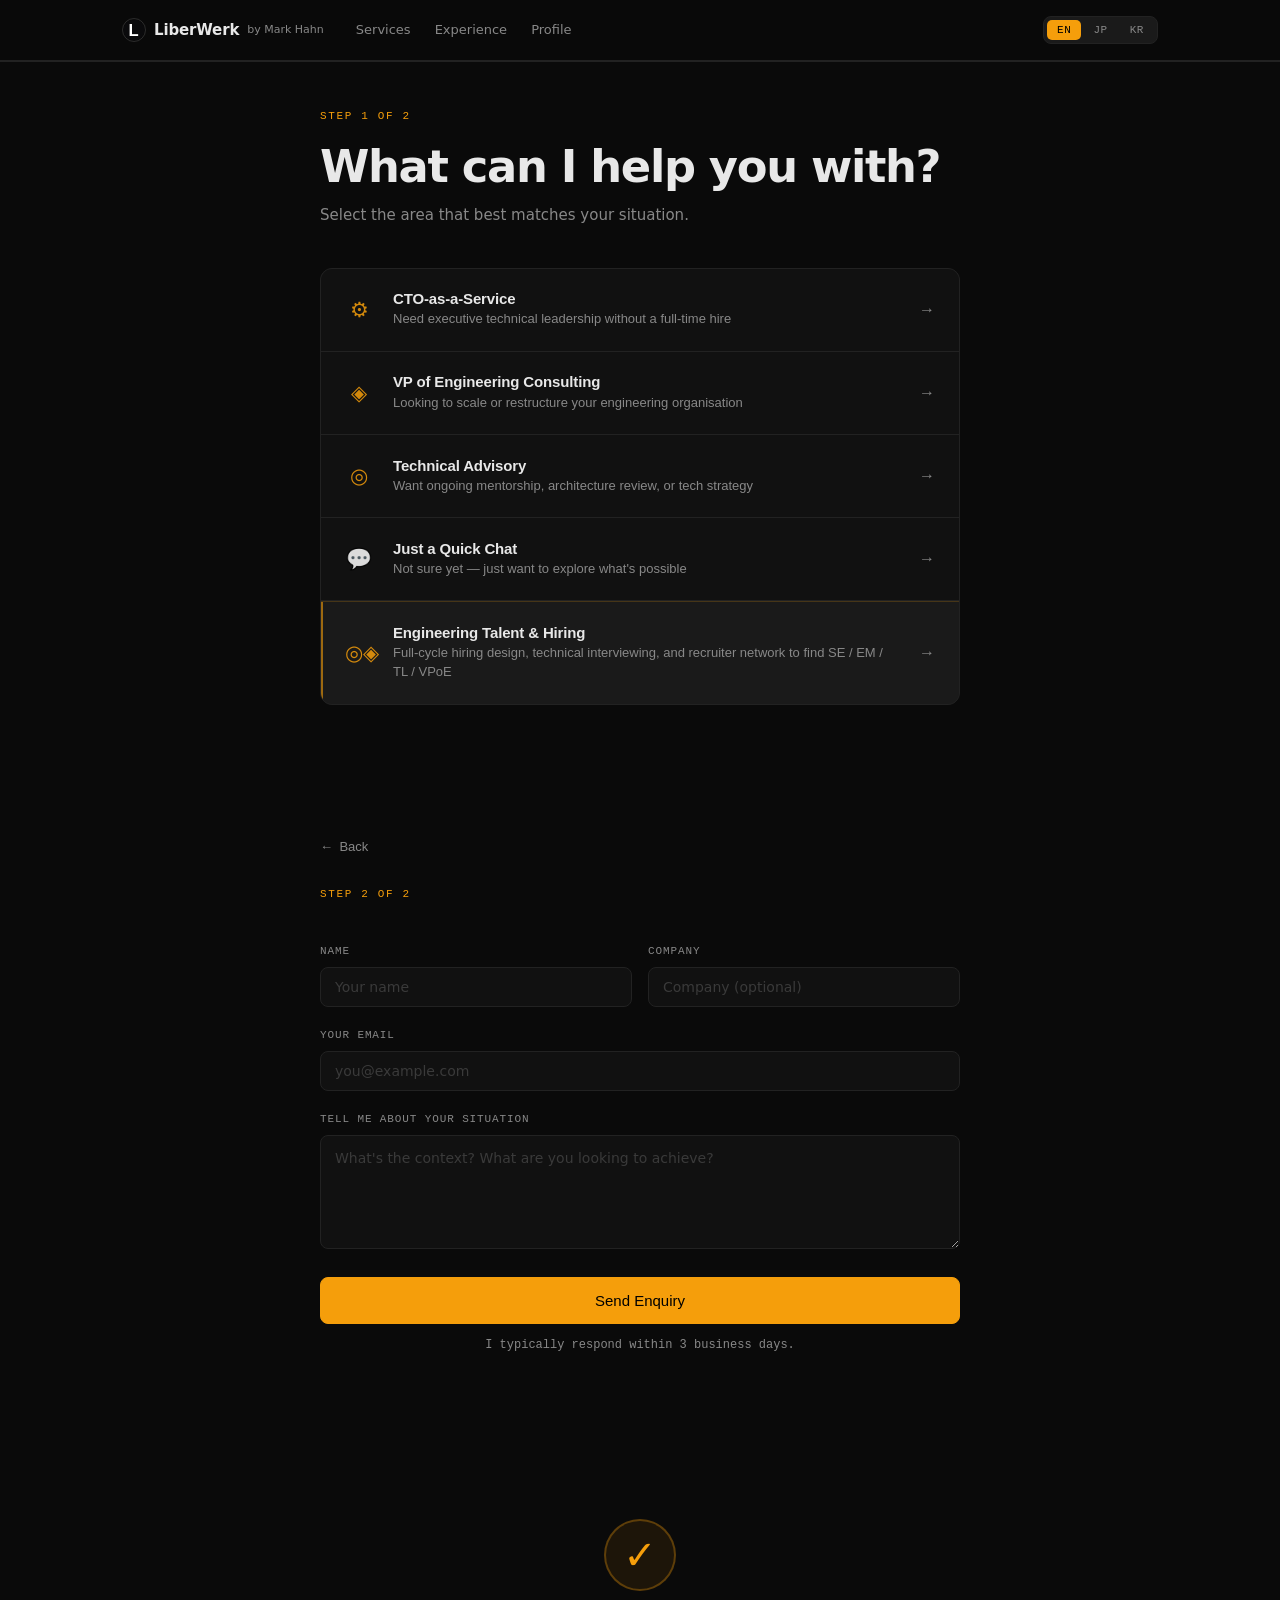
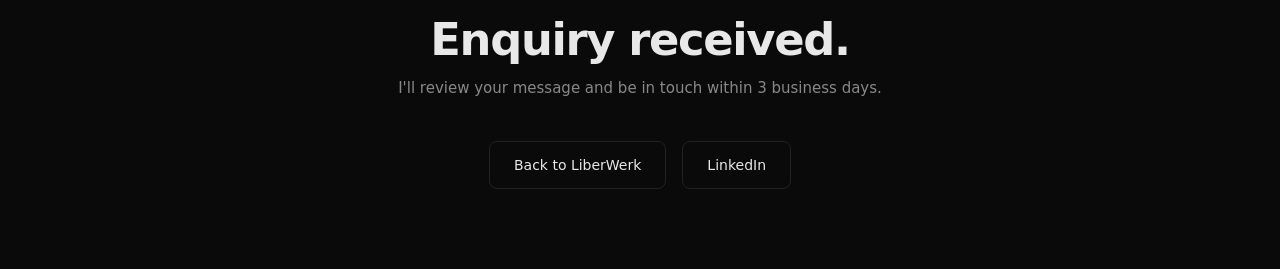
<file: contact.html>
<!DOCTYPE html>
<html lang="en">
<head>
  <meta charset="UTF-8" />
  <meta name="viewport" content="width=device-width, initial-scale=1.0" />
  <title>Get in Touch — LiberWerk</title>
  <meta name="description" content="Enquire about advisory services — CTO-as-a-Service, VP of Engineering consulting, and technical advisory by Mark Hahn." />

  <!-- hreflang -->
  <link rel="alternate" hreflang="en" href="https://liberwerk.github.io/contact.html" />
  <link rel="alternate" hreflang="ja" href="https://liberwerk.github.io/contact.html?lang=ja" />
  <link rel="alternate" hreflang="ko" href="https://liberwerk.github.io/contact.html?lang=ko" />
  <link rel="alternate" hreflang="x-default" href="https://liberwerk.github.io/contact.html" />

  <!-- Open Graph -->
  <meta property="og:type"        content="website" />
  <meta property="og:url"         content="https://liberwerk.github.io/contact.html" />
  <meta property="og:title"       content="Get in Touch — LiberWerk" />
  <meta property="og:description" content="Enquire about advisory services — CTO-as-a-Service, VP of Engineering consulting, and technical advisory by Mark Hahn." />
  <meta property="og:image"       content="https://liberwerk.github.io/assets/og-image.jpg" />
  <meta property="og:locale"      content="en_US" />
  <meta property="og:locale:alternate" content="ja_JP" />
  <meta property="og:locale:alternate" content="ko_KR" />

  <!-- Twitter Card -->
  <meta name="twitter:card"        content="summary_large_image" />
  <meta name="twitter:title"       content="Get in Touch — LiberWerk" />
  <meta name="twitter:description" content="Enquire about advisory services — CTO-as-a-Service, VP of Engineering consulting, and technical advisory by Mark Hahn." />
  <meta name="twitter:image"       content="https://liberwerk.github.io/assets/og-image.jpg" />

  <!-- Content-Security-Policy
       script-src: 'self' only — no inline scripts used in this page.
       style-src: 'unsafe-inline' required for inline styles; fonts.googleapis.com for the Google Fonts stylesheet.
       Note on SRI for Google Fonts: Google Fonts returns dynamically generated CSS that varies per browser
       User-Agent, making it architecturally incompatible with SRI (the hash would change per request).
       Mitigation: restricting style-src to the exact origin (fonts.googleapis.com) provides equivalent
       origin control without SRI. See Issue #47. -->
  <meta http-equiv="Content-Security-Policy" content="default-src 'self'; script-src 'self'; style-src 'self' 'unsafe-inline' https://fonts.googleapis.com; font-src 'self' https://fonts.gstatic.com; img-src 'self' data:; connect-src 'none'; frame-ancestors 'none'; base-uri 'self'; form-action 'self' mailto:;" />
  <link rel="preconnect" href="https://fonts.googleapis.com" />
  <link rel="preconnect" href="https://fonts.gstatic.com" crossorigin />
  <link href="https://fonts.googleapis.com/css2?family=Inter:wght@300;400;500;600;700&family=JetBrains+Mono:wght@400;500&display=swap" rel="stylesheet" />
  <link rel="stylesheet" href="main.css" />
  <link rel="stylesheet" href="contact.css" />
  <link rel="sitemap" type="application/xml" title="Sitemap" href="/sitemap.xml" />
</head>
<body class="contact-page">

  <!-- NAV -->
  <nav class="nav">
    <div class="nav-inner">
      <a href="/" class="nav-logo"><img src="/assets/liberwerk-logo.svg" alt="" width="24" height="24" class="nav-logo-mark">LiberWerk<span class="nav-logo-sub">by Mark Hahn</span></a>
      <div class="nav-links">
        <a href="/#services" data-i18n="nav.services">Services</a>
        <a href="/#experience" data-i18n="nav.experience">Experience</a>
        <a href="/#about" data-i18n="nav.about">About</a>
      </div>
      <div class="nav-right">
        <div class="lang-switcher">
          <button class="lang-btn active" data-lang="en">EN</button>
          <button class="lang-btn" data-lang="ja">JP</button>
          <button class="lang-btn" data-lang="ko">KR</button>
        </div>
      </div>
    </div>
  </nav>

  <main class="contact-main">

    <!-- PROGRESS -->
    <div class="cf-progress" id="cf-progress" aria-hidden="true">
      <div class="cf-progress-bar" id="cf-progress-bar"></div>
    </div>

    <!-- STEP 1: Service selection -->
    <div class="cf-step" id="step-1">
      <div class="cf-step-inner">
        <div class="cf-eyebrow mono" data-i18n="cf.step1.eyebrow">Step 1 of 2</div>
        <h1 class="cf-title" data-i18n="cf.step1.title">What can I help you with?</h1>
        <p class="cf-sub" data-i18n="cf.step1.sub">Select the area that best matches your situation.</p>

        <div class="service-cards">
          <button class="service-card-btn" data-service="cto">
            <div class="sc-icon">⚙</div>
            <div class="sc-body">
              <div class="sc-title" data-i18n="cf.svc.cto.title">CTO-as-a-Service</div>
              <div class="sc-desc" data-i18n="cf.svc.cto.desc">Need executive technical leadership without a full-time hire</div>
            </div>
            <div class="sc-arrow">→</div>
          </button>

          <button class="service-card-btn" data-service="vpe">
            <div class="sc-icon">◈</div>
            <div class="sc-body">
              <div class="sc-title" data-i18n="cf.svc.vpe.title">VP of Engineering Consulting</div>
              <div class="sc-desc" data-i18n="cf.svc.vpe.desc">Looking to scale or restructure your engineering organisation</div>
            </div>
            <div class="sc-arrow">→</div>
          </button>

          <button class="service-card-btn" data-service="advisory">
            <div class="sc-icon">◎</div>
            <div class="sc-body">
              <div class="sc-title" data-i18n="cf.svc.advisory.title">Technical Advisory</div>
              <div class="sc-desc" data-i18n="cf.svc.advisory.desc">Want ongoing mentorship, architecture review, or tech strategy</div>
            </div>
            <div class="sc-arrow">→</div>
          </button>

          <button class="service-card-btn" data-service="chat">
            <div class="sc-icon">💬</div>
            <div class="sc-body">
              <div class="sc-title" data-i18n="cf.svc.chat.title">Just a Quick Chat</div>
              <div class="sc-desc" data-i18n="cf.svc.chat.desc">Not sure yet — just want to explore what's possible</div>
            </div>
            <div class="sc-arrow">→</div>
          </button>

          <button class="service-card-btn service-card-btn--hiring" data-service="hiring">
            <div class="sc-icon">◎◈</div>
            <div class="sc-body">
              <div class="sc-title" data-i18n="cf.svc.hiring.title">Engineering Talent & Hiring</div>
              <div class="sc-desc" data-i18n="cf.svc.hiring.desc">Full-cycle hiring design, technical interviewing, and recruiter network to find SE / EM / TL / VPoE</div>
            </div>
            <div class="sc-arrow">→</div>
          </button>
        </div>
      </div>
    </div>

    <!-- STEP 2: Contextual form -->
    <div class="cf-step" id="step-2" hidden>
      <div class="cf-step-inner">
        <button class="cf-back" id="cf-back">
          <span>←</span> <span data-i18n="cf.back">Back</span>
        </button>

        <div class="cf-eyebrow mono" data-i18n="cf.step2.eyebrow">Step 2 of 2</div>
        <h1 class="cf-title" id="step2-title"></h1>
        <p class="cf-sub" id="step2-sub"></p>

        <form id="cf-form" novalidate>
          <input type="hidden" name="service" id="cf-service-hidden" />

          <!-- Common fields -->
          <div class="cf-fields">
            <div class="cf-row">
              <div class="cf-field">
                <label for="cf-name" data-i18n="cf.field.name">Name</label>
                <input id="cf-name" name="name" type="text" autocomplete="name" required
                  data-i18n-ph="cf.ph.name" placeholder="Your name" />
              </div>
              <div class="cf-field">
                <label for="cf-company" data-i18n="cf.field.company">Company</label>
                <input id="cf-company" name="company" type="text" autocomplete="organization"
                  data-i18n-ph="cf.ph.company" placeholder="Company (optional)" />
              </div>
            </div>
            <div class="cf-field">
              <label for="cf-email" data-i18n="cf.field.email">Your Email</label>
              <input id="cf-email" name="email" type="email" autocomplete="email" required
                data-i18n-ph="cf.ph.email" placeholder="you@example.com" />
            </div>
          </div>

          <!-- Contextual questions (shown per service) -->
          <div class="cf-contextual" id="ctx-cto" hidden>
            <div class="cf-field">
              <label data-i18n="cf.cto.teamsize">Current team size</label>
              <div class="chip-group" data-name="team_size">
                <button type="button" class="chip" data-value="1-5">1 – 5</button>
                <button type="button" class="chip" data-value="6-15">6 – 15</button>
                <button type="button" class="chip" data-value="16-30">16 – 30</button>
                <button type="button" class="chip" data-value="30+">30+</button>
              </div>
              <input type="hidden" name="team_size" id="chip-team_size" />
            </div>
            <div class="cf-field">
              <label data-i18n="cf.cto.challenge">Most urgent challenge</label>
              <div class="chip-group" data-name="challenge">
                <button type="button" class="chip" data-value="hiring" data-i18n="cf.chip.hiring">Hiring</button>
                <button type="button" class="chip" data-value="architecture" data-i18n="cf.chip.arch">Architecture</button>
                <button type="button" class="chip" data-value="process" data-i18n="cf.chip.process">Process / CI/CD</button>
                <button type="button" class="chip" data-value="strategy" data-i18n="cf.chip.strategy">Tech strategy</button>
              </div>
              <input type="hidden" name="challenge" id="chip-challenge" />
            </div>
            <div class="cf-field">
              <label data-i18n="cf.cto.frequency">Preferred engagement frequency</label>
              <div class="chip-group" data-name="frequency">
                <button type="button" class="chip" data-value="weekly" data-i18n="cf.chip.weekly">Weekly</button>
                <button type="button" class="chip" data-value="biweekly" data-i18n="cf.chip.biweekly">Bi-weekly</button>
                <button type="button" class="chip" data-value="monthly" data-i18n="cf.chip.monthly">Monthly</button>
                <button type="button" class="chip" data-value="flexible" data-i18n="cf.chip.flexible">Flexible</button>
              </div>
              <input type="hidden" name="frequency" id="chip-frequency" />
            </div>
          </div>

          <div class="cf-contextual" id="ctx-vpe" hidden>
            <div class="cf-field">
              <label data-i18n="cf.vpe.orgsize">Engineering org size</label>
              <div class="chip-group" data-name="org_size">
                <button type="button" class="chip" data-value="<10">&lt; 10</button>
                <button type="button" class="chip" data-value="10-30">10 – 30</button>
                <button type="button" class="chip" data-value="30-60">30 – 60</button>
                <button type="button" class="chip" data-value="60+">60+</button>
              </div>
              <input type="hidden" name="org_size" id="chip-org_size" />
            </div>
            <div class="cf-field">
              <label data-i18n="cf.vpe.focus">Primary focus area</label>
              <div class="chip-group" data-name="focus">
                <button type="button" class="chip" data-value="org-design" data-i18n="cf.chip.orgdesign">Org design</button>
                <button type="button" class="chip" data-value="hiring-fw" data-i18n="cf.chip.hiringfw">Hiring framework</button>
                <button type="button" class="chip" data-value="perf-mgmt" data-i18n="cf.chip.perfmgmt">Performance mgmt</button>
                <button type="button" class="chip" data-value="culture" data-i18n="cf.chip.culture">Culture / Values</button>
              </div>
              <input type="hidden" name="focus" id="chip-focus" />
            </div>
          </div>

          <div class="cf-contextual" id="ctx-advisory" hidden>
            <div class="cf-field">
              <label data-i18n="cf.advisory.type">Advisory type</label>
              <div class="chip-group" data-name="advisory_type">
                <button type="button" class="chip" data-value="architecture" data-i18n="cf.chip.arch">Architecture review</button>
                <button type="button" class="chip" data-value="mentorship" data-i18n="cf.chip.mentorship">Leadership mentorship</button>
                <button type="button" class="chip" data-value="tech-strategy" data-i18n="cf.chip.techstrategy">Tech strategy</button>
                <button type="button" class="chip" data-value="other" data-i18n="cf.chip.other">Other</button>
              </div>
              <input type="hidden" name="advisory_type" id="chip-advisory_type" />
            </div>
          </div>

          <div class="cf-contextual" id="ctx-hiring" hidden>
            <div class="cf-field">
              <label data-i18n="cf.hiring.role">Role(s) to hire</label>
              <div class="chip-group" data-name="hiring_role">
                <button type="button" class="chip" data-value="SWE" data-i18n="cf.chip.swe">Software Engineer</button>
                <button type="button" class="chip" data-value="EM" data-i18n="cf.chip.em">Engineering Manager</button>
                <button type="button" class="chip" data-value="TL" data-i18n="cf.chip.tl">Tech Lead</button>
                <button type="button" class="chip" data-value="VPoE/CTO" data-i18n="cf.chip.vpe.cto">VPoE / CTO</button>
              </div>
              <input type="hidden" name="hiring_role" id="chip-hiring_role" />
            </div>
            <div class="cf-field">
              <label data-i18n="cf.hiring.scope">Scope of support needed</label>
              <div class="chip-group" data-name="hiring_scope">
                <button type="button" class="chip" data-value="design-only" data-i18n="cf.chip.designonly">Process design only</button>
                <button type="button" class="chip" data-value="design-interview" data-i18n="cf.chip.designinterview">Design + interviewing</button>
                <button type="button" class="chip" data-value="full-agent" data-i18n="cf.chip.fullagent">Full agent (sourcing + hiring)</button>
              </div>
              <input type="hidden" name="hiring_scope" id="chip-hiring_scope" />
            </div>
            <div class="cf-field">
              <label data-i18n="cf.hiring.timeline">Hiring timeline</label>
              <div class="chip-group" data-name="hiring_timeline">
                <button type="button" class="chip" data-value="asap" data-i18n="cf.chip.asap">ASAP</button>
                <button type="button" class="chip" data-value="1-3mo" data-i18n="cf.chip.onetothree">1–3 months</button>
                <button type="button" class="chip" data-value="3mo+" data-i18n="cf.chip.threemo">3 months+</button>
              </div>
              <input type="hidden" name="hiring_timeline" id="chip-hiring_timeline" />
            </div>
          </div>

          <!-- Message (all services) -->
          <div class="cf-field">
            <label for="cf-message" data-i18n="cf.field.message">Tell me about your situation</label>
            <textarea id="cf-message" name="message" rows="4" required
              data-i18n-ph="cf.ph.message" placeholder="What's the context? What are you looking to achieve?"></textarea>
          </div>

          <div class="cf-submit-row">
            <button type="submit" class="btn btn-primary btn-large cf-submit" id="cf-submit">
              <span data-i18n="cf.submit">Send Enquiry</span>
            </button>
            <p class="cf-disclaimer" data-i18n="cf.disclaimer">I typically respond within 3 business days.</p>
          </div>
          <div class="cf-status" id="cf-status" aria-live="polite"></div>
        </form>
      </div>
    </div>

    <!-- STEP 3: Success -->
    <div class="cf-step" id="step-success" hidden>
      <div class="cf-step-inner cf-success-inner">
        <div class="cf-success-icon">✓</div>
        <h1 class="cf-title" data-i18n="cf.success.title">Enquiry received.</h1>
        <p class="cf-sub" data-i18n="cf.success.sub">I'll review your message and be in touch within 3 business days.</p>
        <div class="cf-success-actions">
          <a href="/" class="btn btn-ghost" data-i18n="cf.success.back">Back to LiberWerk</a>
          <a href="https://jp.linkedin.com/in/junhahn" target="_blank" rel="noopener" class="btn btn-ghost">LinkedIn</a>
        </div>
      </div>
    </div>

  </main>

  <script src="main.js"></script>
  <script src="contact.js"></script>
</body>
</html>
</file>
<file: main.css>
/* ── Reset & Base ─────────────────────────────────────────── */
*, *::before, *::after { box-sizing: border-box; margin: 0; padding: 0; }

:root {
  --bg:       #0a0a0a;
  --bg2:      #111111;
  --bg3:      #1a1a1a;
  --border:   #222222;
  --text:     #e8e8e8;
  --muted:    #888888;
  --accent:   #F59E0B;
  --accent2:  #D97706;
  --font:     'Inter', system-ui, sans-serif;
  --mono:     'JetBrains Mono', monospace;
  --radius:   8px;
  --transition: 0.2s ease;
}

/* ── Light mode ───────────────────────────────────────────── */
[data-theme="light"] {
  --bg:     #ffffff;
  --bg2:    #f5f5f5;
  --bg3:    #ebebeb;
  --border: #d4d4d4;
  --text:   #111111;
  --muted:  #666666;
}

html { scroll-behavior: smooth; }

body {
  background: var(--bg);
  color: var(--text);
  font-family: var(--font);
  font-size: 16px;
  line-height: 1.6;
  -webkit-font-smoothing: antialiased;
}

.container {
  max-width: 1100px;
  margin: 0 auto;
  padding: 0 2rem;
}

.mono { font-family: var(--mono); }
.accent { color: var(--accent); }

/* ── Nav ──────────────────────────────────────────────────── */
.nav {
  position: fixed;
  top: 0; left: 0; right: 0;
  z-index: 100;
  border-bottom: 1px solid var(--border);
  background: rgba(10, 10, 10, 0.88);
  backdrop-filter: blur(14px);
}

.nav-inner {
  max-width: 1100px;
  margin: 0 auto;
  padding: 0 2rem;
  height: 60px;
  display: flex;
  align-items: center;
  gap: 2rem;
}

.nav-logo {
  font-size: 15px;
  font-weight: 700;
  color: var(--text);
  text-decoration: none;
  letter-spacing: -0.01em;
  display: flex;
  align-items: center;
  gap: 0.5rem;
  flex-shrink: 0;
}

.nav-logo-mark {
  width: 24px;
  height: 24px;
  flex-shrink: 0;
  border-radius: 50%;
  outline: 1px solid rgba(255, 255, 255, 0.14);
  outline-offset: -1px;
}

.nav-logo-sub {
  font-size: 11px;
  font-weight: 400;
  color: var(--muted);
  letter-spacing: 0;
}

.nav-links {
  display: flex;
  gap: 1.5rem;
  flex: 1;
}

.nav-links a {
  font-size: 13px;
  font-weight: 500;
  color: var(--muted);
  text-decoration: none;
  transition: color var(--transition);
}
.nav-links a:hover { color: var(--text); }

.nav-right {
  display: flex;
  align-items: center;
  gap: 1rem;
  margin-left: auto;
}

.lang-switcher {
  display: flex;
  gap: 2px;
  background: var(--bg3);
  border: 1px solid var(--border);
  border-radius: var(--radius);
  padding: 3px;
}

.lang-btn {
  background: none;
  border: none;
  color: var(--muted);
  font-family: var(--mono);
  font-size: 11px;
  font-weight: 500;
  padding: 4px 10px;
  border-radius: 5px;
  cursor: pointer;
  transition: all var(--transition);
  letter-spacing: 0.05em;
}
.lang-btn:hover { color: var(--text); }
.lang-btn.active { background: var(--accent); color: #000; }

.nav-cta {
  font-size: 13px;
  font-weight: 500;
  color: var(--accent);
  text-decoration: none;
  border: 1px solid var(--accent);
  padding: 6px 16px;
  border-radius: var(--radius);
  transition: all var(--transition);
  white-space: nowrap;
}
.nav-cta:hover { background: var(--accent); color: #000; }

/* ── Hero ─────────────────────────────────────────────────── */
.hero {
  position: relative;
  min-height: 100vh;
  display: flex;
  align-items: center;
  overflow: hidden;
}

.hero-grid-bg {
  position: absolute;
  inset: 0;
  z-index: 0;
  background-image:
    linear-gradient(var(--border) 1px, transparent 1px),
    linear-gradient(90deg, var(--border) 1px, transparent 1px);
  background-size: 60px 60px;
  opacity: 0.5;
  mask-image: radial-gradient(ellipse 90% 70% at 50% 0%, black 20%, transparent 100%);
  pointer-events: none;
}

.hero-container {
  position: relative;
  z-index: 1;
  padding-top: 60px;
}

.hero-inner {
  display: grid;
  grid-template-columns: 1fr auto;
  gap: 4rem;
  align-items: center;
  padding: 80px 0;
}

.hero-content {
  max-width: 700px;
}

.hero-stats {
  display: flex;
  flex-direction: column;
  gap: 2rem;
  min-width: 180px;
  border-left: 1px solid var(--border);
  padding-left: 3rem;
}

.hero-stat {
  display: flex;
  flex-direction: column;
  gap: 0.4rem;
}

.hero-stat-number {
  font-size: 2.75rem;
  font-weight: 700;
  letter-spacing: -0.04em;
  line-height: 1;
  color: var(--accent);
}

.hero-stat-label {
  font-size: 11px;
  font-weight: 500;
  font-family: var(--mono);
  color: var(--muted);
  text-transform: uppercase;
  letter-spacing: 0.1em;
}

.hero-label {
  font-size: 12px;
  font-weight: 500;
  color: var(--accent);
  letter-spacing: 0.15em;
  text-transform: uppercase;
  margin-bottom: 1.5rem;
  display: inline-flex;
  align-items: center;
  gap: 0.75rem;
}
.hero-label::before {
  content: '';
  display: block;
  width: 24px;
  height: 1px;
  background: var(--accent);
}

.hero-title {
  font-size: clamp(2.8rem, 6vw, 5rem);
  font-weight: 700;
  line-height: 1.08;
  letter-spacing: -0.03em;
  margin-bottom: 1.5rem;
}

.hero-sub {
  font-size: 1.1rem;
  color: var(--muted);
  max-width: 540px;
  line-height: 1.75;
  margin-bottom: 2.5rem;
}

.hero-actions {
  display: flex;
  gap: 1rem;
  flex-wrap: wrap;
}

/* ── Buttons ──────────────────────────────────────────────── */
.btn {
  display: inline-flex;
  align-items: center;
  text-decoration: none;
  font-size: 14px;
  font-weight: 500;
  padding: 12px 24px;
  border-radius: var(--radius);
  transition: all var(--transition);
  border: 1px solid transparent;
}
.btn-primary { background: var(--accent); color: #000; border-color: var(--accent); }
.btn-primary:hover { background: var(--accent2); border-color: var(--accent2); }
.btn-ghost { background: transparent; color: var(--text); border-color: var(--border); }
.btn-ghost:hover { border-color: var(--muted); }
.btn-large { font-size: 15px; padding: 14px 32px; }

/* ── Stats ────────────────────────────────────────────────── */
.stats {
  border-top: 1px solid var(--border);
  border-bottom: 1px solid var(--border);
  background: var(--bg2);
  padding: 3.5rem 0;
}
.stats-grid {
  display: grid;
  grid-template-columns: repeat(4, 1fr);
  gap: 0;
  border: 1px solid var(--border);
  border-radius: var(--radius);
  overflow: hidden;
}
.stat-item {
  text-align: center;
  padding: 2.5rem 1.25rem;
  border-right: 1px solid var(--border);
  border-bottom: 1px solid var(--border);
  position: relative;
  transition: background var(--transition);
}
.stat-item:hover { background: var(--bg3); }
.stat-item:nth-child(4n) { border-right: none; }
.stat-item:nth-last-child(-n+4) { border-bottom: none; }

.stat-number {
  font-size: 2.6rem;
  font-weight: 700;
  letter-spacing: -0.04em;
  line-height: 1;
  margin-bottom: 0.5rem;
}
.stat-small {
  font-size: 1.3rem;
  letter-spacing: -0.02em;
}
.stat-plus { font-size: 1.6rem; font-weight: 400; }
.stat-label {
  font-size: 13px;
  font-weight: 600;
  color: var(--text);
  letter-spacing: 0.01em;
  margin-bottom: 0.35rem;
}
.stat-context {
  font-size: 11px;
  color: var(--muted);
  font-family: var(--mono);
  letter-spacing: 0.03em;
  line-height: 1.4;
}

/* ── Section common ───────────────────────────────────────── */
.section-header { margin-bottom: 3.5rem; }
.section-tag {
  font-size: 11px;
  font-weight: 500;
  color: var(--accent);
  letter-spacing: 0.15em;
  text-transform: uppercase;
  margin-bottom: 0.75rem;
}
.section-header h2 {
  font-size: clamp(1.8rem, 3vw, 2.5rem);
  font-weight: 700;
  letter-spacing: -0.02em;
  margin-bottom: 0.75rem;
}
.section-sub { font-size: 1rem; color: var(--muted); max-width: 500px; }

/* ── Hero link (secondary CTA) ────────────────────────────── */
.hero-link {
  display: inline-flex;
  align-items: center;
  font-size: 14px;
  font-weight: 500;
  color: var(--muted);
  text-decoration: underline;
  text-underline-offset: 3px;
  text-decoration-color: var(--border);
  transition: color var(--transition), text-decoration-color var(--transition);
  padding: 12px 4px;
}
.hero-link:hover {
  color: var(--text);
  text-decoration-color: var(--muted);
}

/* ── Services ─────────────────────────────────────────────── */
.services { padding: 5.25rem 0; }
.services-grid {
  display: grid;
  grid-template-columns: repeat(3, 1fr);
  gap: 1.5px;
  background: var(--border);
  border: 1px solid var(--border);
  border-radius: var(--radius);
  overflow: hidden;
}
.service-card {
  background: var(--bg);
  padding: 2.5rem;
  transition: background var(--transition);
  display: flex;
  flex-direction: column;
  gap: 0;
}
.service-card:hover { background: var(--bg2); }
.service-icon { font-size: 1.4rem; margin-bottom: 1rem; color: var(--accent); opacity: 0.85; }
.service-card h3 { font-size: 1.05rem; font-weight: 600; margin-bottom: 0.75rem; letter-spacing: -0.01em; }
.service-card p { font-size: 14px; color: var(--muted); line-height: 1.65; flex: 1; }

/* CTA service card — 6th card, visually distinct */
.service-card--cta {
  background: var(--bg2);
  border: 1.5px dashed rgba(245, 158, 11, 0.35);
  display: flex;
  align-items: center;
  justify-content: center;
}
.service-card--cta:hover { background: var(--bg3); }
.service-card-body {
  display: flex;
  flex-direction: column;
  gap: 0.75rem;
}
.service-card--cta .service-name {
  font-size: 1.05rem;
  font-weight: 600;
  letter-spacing: -0.01em;
  color: var(--text);
}
.service-card--cta .service-desc {
  font-size: 14px;
  color: var(--muted);
  line-height: 1.65;
}
.service-card--cta .btn {
  margin-top: 0.5rem;
  align-self: flex-start;
}

/* 5th service card — balanced in 3-col grid */
.service-card--full {
  background: var(--bg2);
}
.service-card--full:hover { background: var(--bg3); }
.service-card-full-inner {
  display: flex;
  flex-direction: column;
  gap: 1rem;
}
.service-card-full-inner .service-icon {
  font-size: 1.4rem;
}
.service-card-full-inner > div { flex: 1; }
.accent-tag {
  color: var(--accent) !important;
  background: rgba(245, 158, 11, 0.1) !important;
  border-color: rgba(245, 158, 11, 0.3) !important;
}
.service-meta {
  display: flex;
  gap: 0.5rem;
  margin-top: 1.25rem;
  flex-wrap: wrap;
}
.service-tag {
  font-size: 11px;
  font-weight: 500;
  font-family: var(--mono);
  color: var(--accent);
  background: rgba(245, 158, 11, 0.08);
  border: 1px solid rgba(245, 158, 11, 0.2);
  border-radius: 4px;
  padding: 3px 10px;
  letter-spacing: 0.04em;
}

/* ── Social Proof ─────────────────────────────────────────── */
.proof {
  padding: 5.25rem 0;
  background: var(--bg2);
}
.proof-grid {
  display: grid;
  grid-template-columns: repeat(4, 1fr);
  gap: 1px;
  background: var(--border);
  border: 1px solid var(--border);
  border-radius: var(--radius);
  overflow: hidden;
}
.proof-card {
  background: var(--bg2);
  padding: 2rem;
  text-decoration: none;
  color: var(--text);
  transition: background var(--transition);
  display: flex;
  flex-direction: column;
  gap: 0.5rem;
}
.proof-card:hover { background: var(--bg3); }
.proof-card-top {
  display: flex;
  justify-content: space-between;
  align-items: center;
  margin-bottom: 0.5rem;
}
.proof-type {
  font-size: 10px;
  font-weight: 500;
  color: var(--accent);
  letter-spacing: 0.1em;
  text-transform: uppercase;
}
.proof-year {
  font-size: 11px;
  color: var(--muted);
  letter-spacing: 0.05em;
}
.proof-card h4 {
  font-size: 14px;
  font-weight: 600;
  letter-spacing: -0.01em;
}
.proof-card p {
  font-size: 13px;
  color: var(--muted);
  line-height: 1.55;
}

/* ── Experience ───────────────────────────────────────────── */
.experience { padding: 5.25rem 0; }
.timeline { display: flex; flex-direction: column; }
.timeline-item {
  display: grid;
  grid-template-columns: 200px 1fr;
  gap: 2rem;
  padding: 1.75rem 0;
  border-top: 1px solid var(--border);
}
.timeline-item:last-child { border-bottom: 1px solid var(--border); }
.timeline-meta { display: flex; flex-direction: column; gap: 0.5rem; padding-top: 3px; }
.timeline-date { font-size: 12px; color: var(--muted); letter-spacing: 0.05em; }
.timeline-badge {
  display: inline-block;
  font-size: 10px;
  font-weight: 600;
  color: var(--accent);
  background: rgba(245, 158, 11, 0.1);
  border: 1px solid rgba(245, 158, 11, 0.3);
  border-radius: 4px;
  padding: 2px 8px;
  letter-spacing: 0.08em;
  text-transform: uppercase;
  width: fit-content;
}
.timeline-company { font-size: 14px; color: var(--accent); margin-bottom: 0.75rem; font-weight: 600; }
.timeline-content p { font-size: 14px; color: var(--muted); line-height: 1.65; margin-top: 0.75rem; }

.role-list {
  display: flex;
  flex-direction: column;
  gap: 0;
  border: 1px solid var(--border);
  border-radius: var(--radius);
  overflow: hidden;
}

.role-item {
  display: flex;
  justify-content: space-between;
  align-items: center;
  padding: 0.6rem 0.9rem;
  background: var(--bg3);
  border-bottom: 1px solid var(--border);
  gap: 1rem;
}
.role-item:last-child { border-bottom: none; }

.role-item--promoted {
  background: var(--bg2);
  position: relative;
}
.role-item--promoted::before {
  content: '↑';
  position: absolute;
  left: -18px;
  font-size: 11px;
  color: var(--accent);
  opacity: 0.6;
}

.role-title {
  font-size: 13px;
  font-weight: 500;
  color: var(--text);
}

.role-period {
  font-size: 11px;
  color: var(--muted);
  white-space: nowrap;
  letter-spacing: 0.03em;
}

/* ── About / Advisor Profile ──────────────────────────────── */
.about {
  padding: 5.25rem 0;
  background: var(--bg2);
}
.about .section-header { margin-bottom: 2.5rem; }
.about-grid {
  display: grid;
  grid-template-columns: 160px 1fr 300px;
  gap: 3.5rem;
  align-items: start;
}

/* Photo */
.about-photo { display: flex; flex-direction: column; gap: 1rem; }

.photo-wrap {
  border-radius: 10px;
  overflow: hidden;
  border: 1px solid var(--border);
  aspect-ratio: 3 / 4;
  background: var(--bg3);
  filter: grayscale(100%);
  transition: filter 0.4s ease;
  width: 100%;
  max-width: 160px;
}
.photo-wrap:hover { filter: grayscale(60%); }
.photo-wrap img {
  width: 100%;
  height: 100%;
  object-fit: cover;
  object-position: center top;
  display: block;
}

.photo-caption {
  display: flex;
  flex-direction: column;
  gap: 0.2rem;
}
.photo-name {
  font-size: 14px;
  font-weight: 600;
  color: var(--text);
}
.photo-title {
  font-size: 11px;
  color: var(--muted);
  letter-spacing: 0.05em;
}

.about-text p {
  font-size: 15px;
  color: var(--muted);
  line-height: 1.8;
  margin-bottom: 1rem;
}

.about-pillars {
  display: flex;
  flex-direction: column;
  gap: 0;
  margin: 2rem 0;
  border: 1px solid var(--border);
  border-radius: var(--radius);
  overflow: hidden;
}
.pillar {
  padding: 1.25rem 1.5rem;
  border-bottom: 1px solid var(--border);
  background: var(--bg);
}
.pillar:last-child { border-bottom: none; }
.pillar-title {
  font-size: 13px;
  font-weight: 600;
  color: var(--accent);
  margin-bottom: 0.3rem;
}
.pillar p { font-size: 13px; color: var(--muted); line-height: 1.55; }

.about-tags {
  display: flex;
  flex-wrap: wrap;
  gap: 0.5rem;
  margin-top: 1.5rem;
}
.tag {
  font-size: 12px;
  font-weight: 500;
  color: var(--text);
  background: var(--bg3);
  border: 1px solid var(--border);
  border-radius: 4px;
  padding: 4px 12px;
}

/* Sidebar */
.about-sidebar {
  display: flex;
  flex-direction: column;
  gap: 1.5rem;
}
.sidebar-label {
  font-size: 10px;
  font-weight: 500;
  color: var(--accent);
  letter-spacing: 0.15em;
  text-transform: uppercase;
  margin-bottom: 0.75rem;
}
.about-education {
  border: 1px solid var(--border);
  border-radius: var(--radius);
  overflow: hidden;
}
.edu-card {
  background: var(--bg);
  padding: 1.25rem 1.5rem;
  border-bottom: 1px solid var(--border);
}
.edu-card:last-child { border-bottom: none; }
.edu-degree { font-size: 13px; font-weight: 600; margin-bottom: 0.25rem; }
.edu-school { font-size: 13px; color: var(--muted); margin-bottom: 0.25rem; }
.edu-year { font-size: 11px; color: var(--accent); letter-spacing: 0.05em; }

.about-langs-block, .about-based {
  border: 1px solid var(--border);
  border-radius: var(--radius);
  padding: 1.25rem 1.5rem;
  background: var(--bg);
}
.lang-item {
  font-size: 13px;
  color: var(--muted);
  display: flex;
  align-items: center;
  gap: 0.75rem;
  padding: 0.3rem 0;
}
.lang-item .mono { font-size: 11px; font-weight: 500; letter-spacing: 0.05em; }
.based-value { font-size: 14px; color: var(--text); font-weight: 500; }

/* ── Contact ──────────────────────────────────────────────── */
.contact { padding: 5.25rem 0; }
.contact-inner {
  max-width: 620px;
  margin: 0 auto;
  text-align: center;
}
.contact-inner h2 {
  font-size: clamp(1.8rem, 3vw, 2.5rem);
  font-weight: 700;
  letter-spacing: -0.02em;
  margin-bottom: 1rem;
}
.contact-inner > p {
  font-size: 15px;
  color: var(--muted);
  line-height: 1.75;
  margin-bottom: 2.5rem;
}

/* Form */
.contact-form {
  text-align: left;
  display: flex;
  flex-direction: column;
  gap: 1rem;
}
.form-row {
  display: grid;
  grid-template-columns: 1fr 1fr;
  gap: 1rem;
}
.form-field {
  display: flex;
  flex-direction: column;
  gap: 0.4rem;
}
.form-field label {
  font-size: 12px;
  font-weight: 500;
  color: var(--muted);
  letter-spacing: 0.04em;
  text-transform: uppercase;
  font-family: var(--mono);
}
.form-field input,
.form-field select,
.form-field textarea {
  background: var(--bg3);
  border: 1px solid var(--border);
  border-radius: var(--radius);
  color: var(--text);
  font-family: var(--font);
  font-size: 14px;
  padding: 10px 14px;
  transition: border-color var(--transition);
  outline: none;
  width: 100%;
  -webkit-appearance: none;
}
.form-field input:focus,
.form-field select:focus,
.form-field textarea:focus {
  border-color: var(--accent);
}
.form-field input::placeholder,
.form-field textarea::placeholder {
  color: var(--border);
}
.form-field select {
  cursor: pointer;
  background-image: url("data:image/svg+xml,%3Csvg xmlns='http://www.w3.org/2000/svg' width='12' height='8' viewBox='0 0 12 8'%3E%3Cpath d='M1 1l5 5 5-5' stroke='%23888' stroke-width='1.5' fill='none' stroke-linecap='round'/%3E%3C/svg%3E");
  background-repeat: no-repeat;
  background-position: right 14px center;
  padding-right: 36px;
}
.form-field select option { background: var(--bg3); }
.form-field textarea { resize: vertical; min-height: 120px; line-height: 1.6; }

.form-actions { margin-top: 0.5rem; }
.form-actions .btn { width: 100%; justify-content: center; }

.form-status {
  font-size: 13px;
  text-align: center;
  min-height: 1.5rem;
  border-radius: var(--radius);
  padding: 0;
  transition: all 0.3s ease;
}
.form-status.success {
  color: #4ade80;
  background: rgba(74, 222, 128, 0.08);
  border: 1px solid rgba(74, 222, 128, 0.2);
  padding: 10px;
}
.form-status.error {
  color: #f87171;
  background: rgba(248, 113, 113, 0.08);
  border: 1px solid rgba(248, 113, 113, 0.2);
  padding: 10px;
}

/* Email reveal */
.contact-alt {
  display: flex;
  align-items: center;
  justify-content: center;
  gap: 0.75rem;
  margin-top: 1.75rem;
  flex-wrap: wrap;
}
.contact-alt-label {
  font-size: 13px;
  color: var(--muted);
}
.reveal-btn {
  background: none;
  border: none;
  color: var(--accent);
  font-size: 13px;
  font-weight: 500;
  cursor: pointer;
  padding: 0;
  text-decoration: underline;
  text-underline-offset: 3px;
  transition: opacity var(--transition);
}
.reveal-btn:hover { opacity: 0.7; }
.revealed-email {
  font-family: var(--mono);
  font-size: 13px;
  color: var(--text);
}
.revealed-email a {
  color: var(--accent);
  text-decoration: none;
}
.revealed-email a:hover { text-decoration: underline; }

.contact-links {
  display: flex;
  justify-content: center;
  gap: 2rem;
  margin-top: 1.5rem;
}
.contact-links a {
  font-size: 13px;
  color: var(--muted);
  text-decoration: none;
  transition: color var(--transition);
}
.contact-links a:hover { color: var(--text); }

/* ── Footer ───────────────────────────────────────────────── */
.footer { padding: 1.5rem 0; border-top: 1px solid var(--border); }
.footer-inner { display: flex; justify-content: space-between; align-items: center; }
.footer .mono { font-size: 12px; color: var(--muted); }
.footer-note { font-size: 12px; color: var(--border); }

/* ── Fade-in ──────────────────────────────────────────────── */
.fade-in {
  opacity: 0;
  transform: translateY(20px);
  transition: opacity 0.5s ease, transform 0.5s ease;
}
.fade-in.visible { opacity: 1; transform: none; }

/* ── Responsive ───────────────────────────────────────────── */
@media (max-width: 1100px) {
  .about-grid { grid-template-columns: 160px 1fr; gap: 2.5rem; }
  .about-sidebar { display: none; }
}

@media (max-width: 900px) {
  .proof-grid { grid-template-columns: repeat(2, 1fr); }
  .about-grid { grid-template-columns: 130px 1fr; gap: 2rem; }
  .photo-wrap { max-width: 130px; }
}

@media (max-width: 640px) {
  .about-grid { grid-template-columns: 100px 1fr; gap: 1.5rem; }
  .photo-wrap { max-width: 100px; }
}

@media (max-width: 768px) {
  .stats-grid { grid-template-columns: repeat(2, 1fr); }
  .services-grid { grid-template-columns: 1fr; }
  .timeline-item { grid-template-columns: 1fr; gap: 0.5rem; }
  .nav-links { display: none; }
  .nav-cta { display: none; }
  .footer-inner { flex-direction: column; gap: 0.5rem; text-align: center; }

  /* About section — single-column stack on mobile */
  .about-grid { grid-template-columns: 1fr; gap: 2rem; }
  .about-photo { order: 1; }
  .about-sidebar { display: block; order: 2; }
  .about-text { order: 3; }

  .hero-inner { grid-template-columns: 1fr; gap: 2.5rem; padding: 60px 0; }
  .hero-stats { flex-direction: row; flex-wrap: wrap; border-left: none; padding-left: 0; border-top: 1px solid var(--border); padding-top: 2rem; gap: 1.5rem; }
  .hero-stat-number { font-size: 2rem; }
}

@media (max-width: 480px) {
  .proof-grid { grid-template-columns: 1fr; }
  .hero-title { font-size: 2.4rem; }
  .container { padding: 0 1.25rem; }
}

/* ── LinkedIn nav icon ────────────────────────────────────── */
.nav-social-link {
  display: flex;
  align-items: center;
  color: var(--muted);
  transition: color var(--transition);
  padding: 0.25rem;
}
.nav-social-link:hover { color: var(--accent); }

/* ── Availability badge ───────────────────────────────────── */
.availability-badge {
  display: inline-flex;
  align-items: center;
  gap: 0.5rem;
  margin-top: 0.75rem;
  padding: 0.35rem 0.9rem;
  border: 1px solid rgba(74, 222, 128, 0.3);
  border-radius: 999px;
  font-size: 0.75rem;
  color: #4ade80;
  background: rgba(74, 222, 128, 0.06);
  font-family: var(--mono);
}
.availability-dot {
  width: 7px;
  height: 7px;
  border-radius: 50%;
  background: #4ade80;
  box-shadow: 0 0 0 0 rgba(74, 222, 128, 0.4);
  animation: pulse-dot 2s infinite;
}
@keyframes pulse-dot {
  0%   { box-shadow: 0 0 0 0 rgba(74, 222, 128, 0.4); }
  70%  { box-shadow: 0 0 0 6px rgba(74, 222, 128, 0); }
  100% { box-shadow: 0 0 0 0 rgba(74, 222, 128, 0); }
}

/* ── Service fit descriptor ───────────────────────────────── */
.service-fit {
  margin: 0.75rem 0 0.5rem;
  font-size: 0.8rem;
  color: var(--muted);
  display: flex;
  gap: 0.4rem;
  flex-wrap: wrap;
}
.service-fit-label {
  color: var(--accent);
  font-weight: 500;
  white-space: nowrap;
}

/* ── FAQ block ────────────────────────────────────────────── */
.faq-block {
  margin-top: 3.5rem;
  padding-top: 3rem;
  border-top: 1px solid var(--border);
}
.faq-title {
  font-size: 1.2rem;
  font-weight: 600;
  margin-bottom: 1.5rem;
  color: var(--text);
}
.faq-list { display: flex; flex-direction: column; gap: 0; }
.faq-item {
  border-bottom: 1px solid var(--border);
}
.faq-item summary {
  padding: 1rem 0;
  cursor: pointer;
  font-weight: 500;
  font-size: 0.95rem;
  list-style: none;
  display: flex;
  justify-content: space-between;
  align-items: center;
  color: var(--text);
  transition: color var(--transition);
}
.faq-item summary::-webkit-details-marker { display: none; }
.faq-item summary::after {
  content: '+';
  font-size: 1.2rem;
  color: var(--muted);
  flex-shrink: 0;
  margin-left: 1rem;
  transition: transform var(--transition);
}
.faq-item[open] summary::after { transform: rotate(45deg); }
.faq-item summary:hover { color: var(--accent); }
.faq-item p {
  padding: 0 0 1.25rem;
  font-size: 0.9rem;
  color: var(--muted);
  line-height: 1.7;
  max-width: 680px;
}

/* ── Sticky CTA ───────────────────────────────────────────── */
.sticky-cta {
  position: fixed;
  bottom: 2rem;
  right: 2rem;
  display: flex;
  align-items: center;
  gap: 0.5rem;
  z-index: 200;
  opacity: 0;
  transform: translateY(1rem);
  pointer-events: none;
  transition: opacity 0.3s ease, transform 0.3s ease;
}
.sticky-cta.visible {
  opacity: 1;
  transform: translateY(0);
  pointer-events: auto;
}
.sticky-cta-close {
  width: 28px;
  height: 28px;
  border-radius: 50%;
  background: var(--bg3);
  border: 1px solid var(--border);
  color: var(--muted);
  font-size: 1rem;
  cursor: pointer;
  display: flex;
  align-items: center;
  justify-content: center;
  transition: color var(--transition), background var(--transition);
}
.sticky-cta-close:hover { color: var(--text); background: var(--border); }
@media (max-width: 640px) {
  .sticky-cta { bottom: 1.25rem; right: 1.25rem; }
}

/* ── Dark / Light mode toggle ─────────────────────────────── */
.theme-toggle {
  position: fixed;
  bottom: 2rem;
  left: 2rem;
  z-index: 200;
  width: 40px;
  height: 40px;
  border-radius: 50%;
  background: var(--bg2);
  border: 1px solid var(--border);
  color: var(--muted);
  cursor: pointer;
  display: flex;
  align-items: center;
  justify-content: center;
  transition: color var(--transition), background var(--transition), border-color var(--transition);
  box-shadow: 0 2px 8px rgba(0,0,0,0.3);
}
.theme-toggle:hover { color: var(--accent); border-color: var(--accent); }
[data-theme="dark"]  .icon-sun  { display: block; }
[data-theme="dark"]  .icon-moon { display: none; }
[data-theme="light"] .icon-sun  { display: none; }
[data-theme="light"] .icon-moon { display: block; }
.icon-sun, .icon-moon { display: none; }
/* default before JS runs — show moon (dark mode) */
:root:not([data-theme]) .icon-moon { display: block; }
@media (max-width: 640px) {
  .theme-toggle { bottom: 1.25rem; left: 1.25rem; }
}
</file>
<file: contact.css>
/* ── Contact Page ─────────────────────────────────────────── */
.contact-page { min-height: 100vh; }

.contact-main {
  min-height: 100vh;
  display: flex;
  flex-direction: column;
  padding-top: 60px;
}

/* Progress bar */
.cf-progress {
  position: fixed;
  top: 60px;
  left: 0;
  right: 0;
  height: 2px;
  background: var(--border);
  z-index: 99;
}
.cf-progress-bar {
  height: 100%;
  background: var(--accent);
  width: 0%;
  transition: width 0.4s ease;
}

/* Steps */
.cf-step {
  flex: 1;
  display: flex;
  align-items: center;
  justify-content: center;
  padding: 3rem 2rem 5rem;
  animation: stepIn 0.3s ease;
}
@keyframes stepIn {
  from { opacity: 0; transform: translateY(12px); }
  to   { opacity: 1; transform: none; }
}

.cf-step-inner {
  width: 100%;
  max-width: 640px;
}

.cf-eyebrow {
  font-size: 11px;
  font-weight: 500;
  color: var(--accent);
  letter-spacing: 0.15em;
  text-transform: uppercase;
  margin-bottom: 1rem;
}

.cf-title {
  font-size: clamp(1.8rem, 4vw, 2.8rem);
  font-weight: 700;
  letter-spacing: -0.03em;
  margin-bottom: 0.75rem;
  line-height: 1.1;
}

.cf-sub {
  font-size: 15px;
  color: var(--muted);
  margin-bottom: 2.5rem;
  line-height: 1.65;
}

/* Back button */
.cf-back {
  background: none;
  border: none;
  color: var(--muted);
  font-size: 13px;
  font-weight: 500;
  cursor: pointer;
  padding: 0;
  margin-bottom: 2rem;
  display: inline-flex;
  align-items: center;
  gap: 0.4rem;
  transition: color var(--transition);
}
.cf-back:hover { color: var(--text); }

/* ── Step 1: Service cards ────────────────────────────────── */
.service-cards {
  display: flex;
  flex-direction: column;
  gap: 1px;
  background: var(--border);
  border: 1px solid var(--border);
  border-radius: 12px;
  overflow: hidden;
}

.service-card-btn {
  display: flex;
  align-items: center;
  gap: 1.25rem;
  padding: 1.35rem 1.5rem;
  background: var(--bg2);
  border: none;
  cursor: pointer;
  text-align: left;
  transition: background var(--transition);
  width: 100%;
}
.service-card-btn:hover { background: var(--bg3); }
.service-card-btn:hover .sc-arrow { transform: translateX(4px); color: var(--accent); }

.sc-icon {
  font-size: 1.3rem;
  color: var(--accent);
  opacity: 0.85;
  flex-shrink: 0;
  width: 28px;
  text-align: center;
}

.sc-body { flex: 1; }

.sc-title {
  font-size: 15px;
  font-weight: 600;
  color: var(--text);
  margin-bottom: 0.2rem;
  letter-spacing: -0.01em;
}

.sc-desc {
  font-size: 13px;
  color: var(--muted);
  line-height: 1.45;
}

.sc-arrow {
  font-size: 16px;
  color: var(--muted);
  transition: transform 0.2s ease, color 0.2s ease;
  flex-shrink: 0;
}

/* Hiring card — full width + accent border */
.service-card-btn--hiring {
  background: var(--bg3);
  border-top: 1px solid rgba(245, 158, 11, 0.2);
  position: relative;
}
.service-card-btn--hiring::before {
  content: '';
  position: absolute;
  left: 0; top: 0; bottom: 0;
  width: 2px;
  background: var(--accent);
  opacity: 0.6;
}
.service-card-btn--hiring:hover { background: var(--bg2); }

/* ── Step 2: Form ─────────────────────────────────────────── */
#cf-form { display: flex; flex-direction: column; gap: 1.25rem; }

.cf-fields { display: flex; flex-direction: column; gap: 1.25rem; }

.cf-row {
  display: grid;
  grid-template-columns: 1fr 1fr;
  gap: 1rem;
}

.cf-field {
  display: flex;
  flex-direction: column;
  gap: 0.4rem;
}

.cf-field label {
  font-size: 11px;
  font-weight: 500;
  color: var(--muted);
  letter-spacing: 0.08em;
  text-transform: uppercase;
  font-family: var(--mono);
}

.cf-field input,
.cf-field textarea {
  background: var(--bg2);
  border: 1px solid var(--border);
  border-radius: var(--radius);
  color: var(--text);
  font-family: var(--font);
  font-size: 14px;
  padding: 11px 14px;
  outline: none;
  width: 100%;
  transition: border-color var(--transition);
}
.cf-field input:focus,
.cf-field textarea:focus { border-color: var(--accent); }
.cf-field input::placeholder,
.cf-field textarea::placeholder { color: #3a3a3a; }
.cf-field textarea { resize: vertical; min-height: 110px; line-height: 1.6; }

/* Contextual sections */
.cf-contextual {
  flex-direction: column;
  gap: 1.25rem;
  padding: 1.5rem;
  background: var(--bg2);
  border: 1px solid var(--border);
  border-radius: var(--radius);
  animation: stepIn 0.25s ease;
}

/* Chips */
.chip-group {
  display: flex;
  flex-wrap: wrap;
  gap: 0.5rem;
  margin-top: 0.25rem;
}

.chip {
  background: var(--bg3);
  border: 1px solid var(--border);
  border-radius: 6px;
  color: var(--muted);
  font-family: var(--font);
  font-size: 13px;
  font-weight: 500;
  padding: 6px 14px;
  cursor: pointer;
  transition: all var(--transition);
}
.chip:hover { border-color: var(--muted); color: var(--text); }
.chip.selected {
  background: rgba(245, 158, 11, 0.12);
  border-color: var(--accent);
  color: var(--accent);
}

/* Submit row */
.cf-submit-row {
  display: flex;
  flex-direction: column;
  gap: 0.75rem;
  margin-top: 0.5rem;
}
.cf-submit { width: 100%; justify-content: center; }

.cf-disclaimer {
  font-size: 12px;
  color: var(--muted);
  text-align: center;
  font-family: var(--mono);
}

.cf-status {
  font-size: 13px;
  text-align: center;
  border-radius: var(--radius);
  min-height: 1rem;
  transition: all 0.3s ease;
}
.cf-status.error {
  color: #f87171;
  background: rgba(248, 113, 113, 0.08);
  border: 1px solid rgba(248, 113, 113, 0.2);
  padding: 10px;
}

/* ── Step 3: Success ──────────────────────────────────────── */
.cf-success-inner { text-align: center; }

.cf-success-icon {
  font-size: 2.5rem;
  color: var(--accent);
  margin-bottom: 1.5rem;
  display: inline-flex;
  align-items: center;
  justify-content: center;
  width: 72px;
  height: 72px;
  border: 2px solid rgba(245, 158, 11, 0.3);
  border-radius: 50%;
  background: rgba(245, 158, 11, 0.08);
}

.cf-success-actions {
  display: flex;
  gap: 1rem;
  justify-content: center;
  margin-top: 2rem;
  flex-wrap: wrap;
}

/* ── Responsive ───────────────────────────────────────────── */
@media (max-width: 600px) {
  .cf-row { grid-template-columns: 1fr; }
  .cf-step { padding: 2rem 1.25rem 4rem; }
}
</file>
